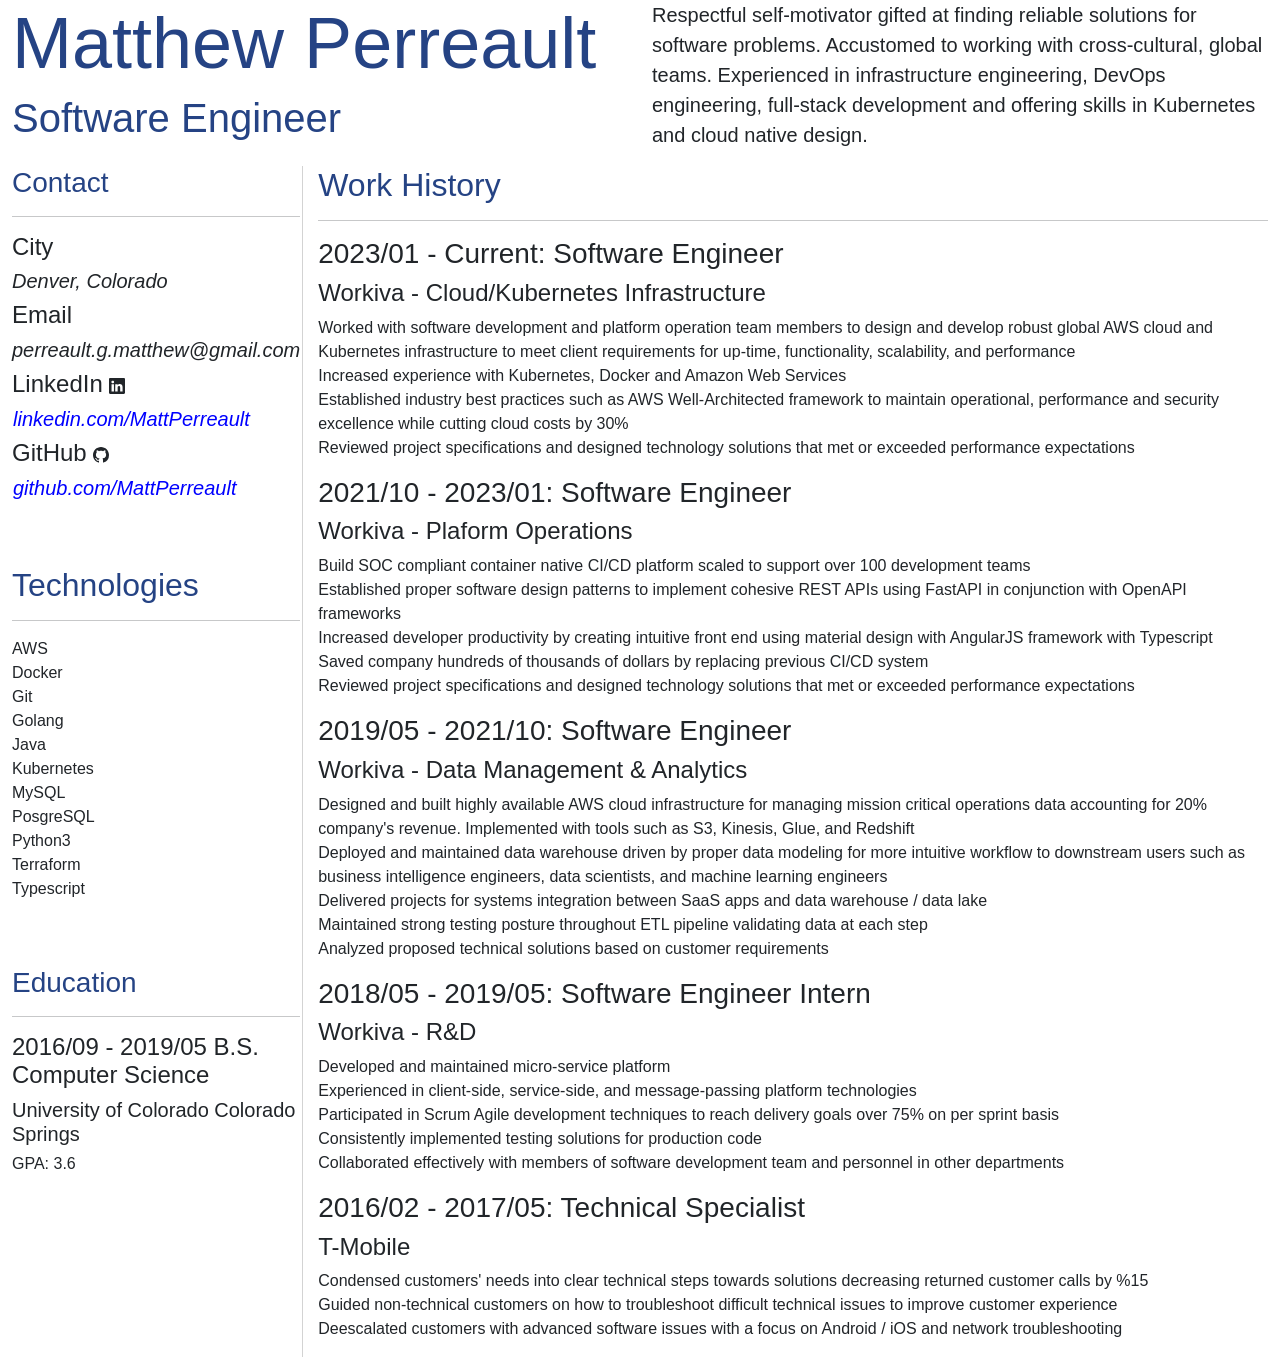
<file: index.html>
<!DOCTYPE html>
<html lang="en">

<head>
    <meta charset="UTF-8">
    <meta http-equiv="X-UA-Compatible" content="IE=edge">
    <meta name="viewport" content="width=device-width, initial-scale=1.0">
    <link href="https://cdn.jsdelivr.net/npm/bootstrap@5.3.0-alpha1/dist/css/bootstrap.min.css" rel="stylesheet"
        integrity="sha384-GLhlTQ8iRABdZLl6O3oVMWSktQOp6b7In1Zl3/Jr59b6EGGoI1aFkw7cmDA6j6gD" crossorigin="anonymous">
    <link rel="stylesheet" href="styles.css">
    <title>Cloud Hosted Resume</title>
</head>

<body class="container-fluid">
    <header>
        <div class="row">
            <div class="col-md-6 title">
                <h1 class="display-2">Matthew Perreault</h1>
                <h2 class="display-6">Software Engineer</h2>
            </div>
            <div class="col-md-6 title-blurb">
                <p class="lead">Respectful self-motivator gifted at finding reliable solutions for software problems.
                    Accustomed
                    to working with cross-cultural, global teams.
                    Experienced in infrastructure engineering, DevOps engineering, full-stack development and offering
                    skills in Kubernetes and cloud native design. </p>
            </div>
        </div>

    </header>
    <section class="row" id="main">
        <section class="col-md-4" id="side-info">
            <article id="contact">
                <p class="h3 " id="heading">Contact</p>
                <hr>
                <p class="h4">City</p>
                <p class="h5"><em>Denver, Colorado</em></p>
                <p class="h4">Email</p>
                <p class="h5"><em>perreault.g.matthew@gmail.com</em></h4>
                <p class="h4">LinkedIn <svg xmlns="http://www.w3.org/2000/svg" width="16" height="16" fill="currentColor" class="bi bi-linkedin" viewBox="0 0 16 16">
                    <path d="M0 1.146C0 .513.526 0 1.175 0h13.65C15.474 0 16 .513 16 1.146v13.708c0 .633-.526 1.146-1.175 1.146H1.175C.526 16 0 15.487 0 14.854V1.146zm4.943 12.248V6.169H2.542v7.225h2.401zm-1.2-8.212c.837 0 1.358-.554 1.358-1.248-.015-.709-.52-1.248-1.342-1.248-.822 0-1.359.54-1.359 1.248 0 .694.521 1.248 1.327 1.248h.016zm4.908 8.212V9.359c0-.216.016-.432.08-.586.173-.431.568-.878 1.232-.878.869 0 1.216.662 1.216 1.634v3.865h2.401V9.25c0-2.22-1.184-3.252-2.764-3.252-1.274 0-1.845.7-2.165 1.193v.025h-.016a5.54 5.54 0 0 1 .016-.025V6.169h-2.4c.03.678 0 7.225 0 7.225h2.4z"/>
                  </svg></p>
                <p class="h5"><a href=https://www.linkedin.com/in/matthew-perreault-softwaredev
                        target="_blank" /><em>linkedin.com/MattPerreault</em></a>
                </p>
                <p class="h4">GitHub <svg xmlns="http://www.w3.org/2000/svg" width="16" height="16" fill="currentColor" class="bi bi-github" viewBox="0 0 16 16">
                    <path d="M8 0C3.58 0 0 3.58 0 8c0 3.54 2.29 6.53 5.47 7.59.4.07.55-.17.55-.38 0-.19-.01-.82-.01-1.49-2.01.37-2.53-.49-2.69-.94-.09-.23-.48-.94-.82-1.13-.28-.15-.68-.52-.01-.53.63-.01 1.08.58 1.23.82.72 1.21 1.87.87 2.33.66.07-.52.28-.87.51-1.07-1.78-.2-3.64-.89-3.64-3.95 0-.87.31-1.59.82-2.15-.08-.2-.36-1.02.08-2.12 0 0 .67-.21 2.2.82.64-.18 1.32-.27 2-.27.68 0 1.36.09 2 .27 1.53-1.04 2.2-.82 2.2-.82.44 1.1.16 1.92.08 2.12.51.56.82 1.27.82 2.15 0 3.07-1.87 3.75-3.65 3.95.29.25.54.73.54 1.48 0 1.07-.01 1.93-.01 2.2 0 .21.15.46.55.38A8.012 8.012 0 0 0 16 8c0-4.42-3.58-8-8-8z"/>
                  </svg></p>
                <p class="h5"><a href=https://www.github.com/MattPerreault target="_blank"><em>github.com/MattPerreault</em></a></p>
            </article>
            <article id="tech">
                <h2>Technologies</h2>
                <hr>
                <ul class="list-unstyled">
                    <li>AWS</li>
                    <li>Docker</li>
                    <li>Git</li>
                    <li>Golang</li>
                    <li>Java</li>
                    <li>Kubernetes</li>
                    <li>MySQL</li>
                    <li>PosgreSQL</li>
                    <li>Python3</li>
                    <li>Terraform</li>
                    <li>Typescript</li>
                </ul>
            </article>
            <article id="education">
                <p class="h3" id="heading">Education</h2>
                <hr>
                <p class="h4">2016/09 - 2019/05 B.S. Computer Science</h3>
                <p class="h5">University of Colorado Colorado Springs</h4>
                <p class="h6">GPA: 3.6</p>
            </article>
        </section>
        <section class="col-md-8" id="work-section">
            <article id="work-history">
                <h2>Work History</h2>
                <hr>
                <h3>2023/01 - Current: Software Engineer</h3>
                <h4>Workiva - Cloud/Kubernetes Infrastructure</h4>
                <ul class="list-unstyled">
                    <li>Worked with software development and platform operation team members to design and develop
                        robust
                        global
                        AWS
                        cloud and Kubernetes infrastructure to meet client requirements for up-time, functionality,
                        scalability,
                        and
                        performance</li>
                    <li>Increased experience with Kubernetes, Docker and Amazon Web Services</li>
                    <li>Established industry best practices such as AWS Well-Architected framework to maintain
                        operational,
                        performance and security excellence while cutting cloud costs by 30%</li>
                    <li>Reviewed project specifications and designed technology solutions that met or exceeded
                        performance
                        expectations</li>
                </ul>

                <h3>2021/10 - 2023/01: Software Engineer</h3>
                <h4>Workiva - Plaform Operations</h4>
                <ul class="list-unstyled">
                    <li>Build SOC compliant container native CI/CD platform scaled to support over 100 development teams
                    </li>
                    <li>Established proper software design patterns to implement cohesive REST APIs using FastAPI in
                        conjunction
                        with OpenAPI frameworks</li>
                    <li>Increased developer productivity by creating intuitive front end using material design with
                        AngularJS
                        framework with Typescript</li>
                    <li>Saved company hundreds of thousands of dollars by replacing previous CI/CD system</li>
                    <li>Reviewed project specifications and designed technology solutions that met or exceeded
                        performance
                        expectations</li>
                </ul>

                <h3>2019/05 - 2021/10: Software Engineer</h3>
                <h4>Workiva - Data Management & Analytics</h4>
                <ul class="list-unstyled">
                    <li>Designed and built highly available AWS cloud infrastructure for managing mission critical
                        operations
                        data
                        accounting for 20% company's revenue. Implemented with tools such as S3, Kinesis, Glue, and
                        Redshift
                    </li>
                    <li>Deployed and maintained data warehouse driven by proper data modeling for more intuitive
                        workflow to
                        downstream users such as business intelligence engineers, data scientists, and machine learning
                        engineers
                    </li>
                    <li>Delivered projects for systems integration between SaaS apps and data warehouse / data lake</li>
                    <li>Maintained strong testing posture throughout ETL pipeline validating data at each step</li>
                    <li>Analyzed proposed technical solutions based on customer requirements</li>
                </ul>

                <h3>2018/05 - 2019/05: Software Engineer Intern</h3>
                <h4>Workiva - R&D</h4>
                <ul class="list-unstyled">
                    <li>Developed and maintained micro-service platform</li>
                    <li>Experienced in client-side, service-side, and message-passing platform technologies</li>
                    <li>Participated in Scrum Agile development techniques to reach delivery goals over 75% on per
                        sprint
                        basis
                    </li>
                    <li>Consistently implemented testing solutions for production code</li>
                    <li>Collaborated effectively with members of software development team and personnel in other
                        departments
                    </li>
                </ul>

                <h3>2016/02 - 2017/05: Technical Specialist</h3>
                <h4>T-Mobile</h4>
                <ul class="list-unstyled">
                    <li>Condensed customers' needs into clear technical steps towards solutions decreasing returned
                        customer
                        calls
                        by %15</li>
                    <li>Guided non-technical customers on how to troubleshoot difficult technical issues to improve
                        customer
                        experience</li>
                    <li>Deescalated customers with advanced software issues with a focus on Android / iOS and network
                        troubleshooting</li>
                </ul>
            </article>
        </section>

    </section>
</body>

</html>
</file>
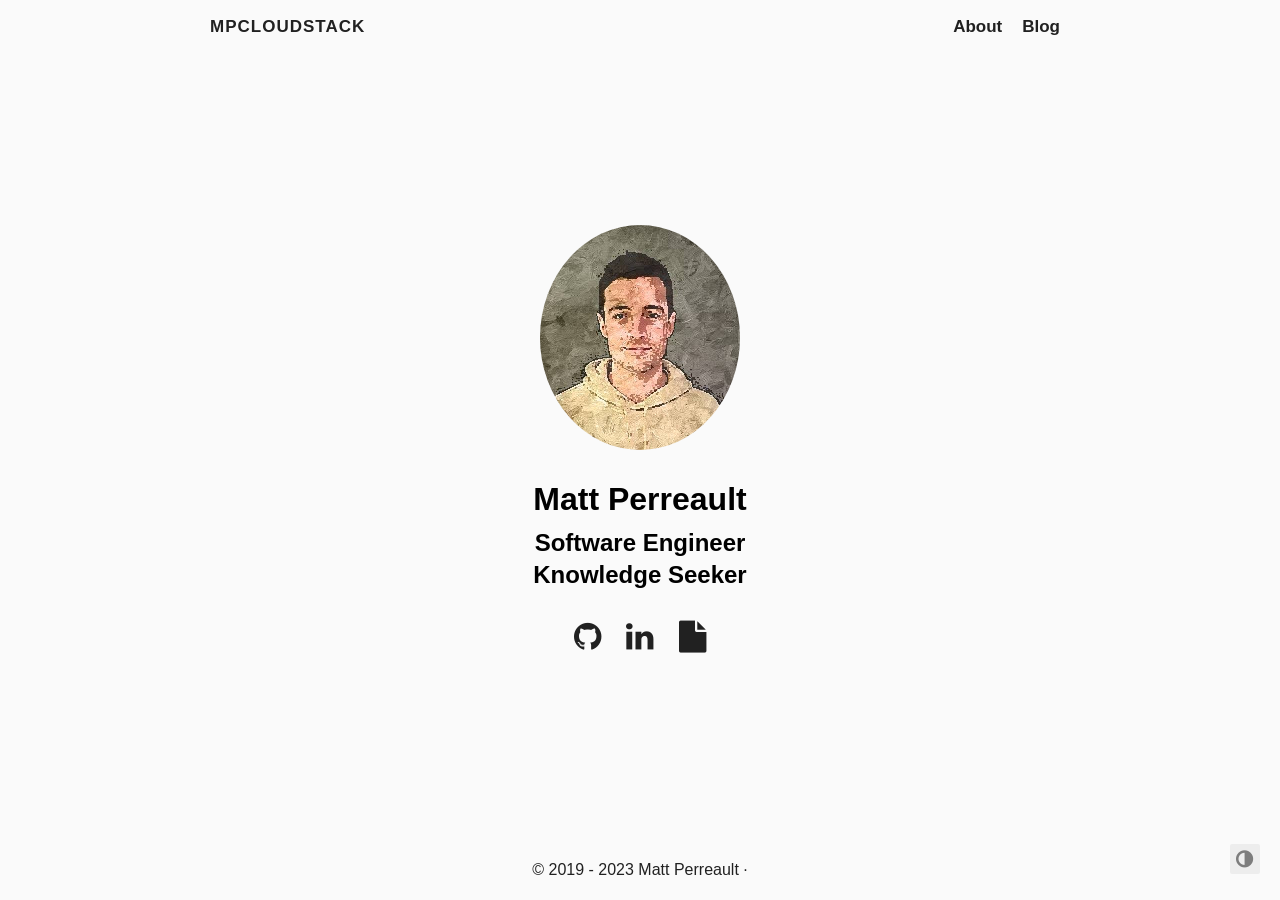
<file: frontend/public/index.html>
<!DOCTYPE html>
<html lang="en">

<head>
  <title>mpcloudstack</title>
  <meta charset="utf-8">
<meta name="viewport" content="width=device-width, initial-scale=1.0">
<meta name="color-scheme" content="light dark">




<meta name="author" content="Matt Perreault">
<meta name="description" content="Matt Perreault&#39;s cloud native website">
<meta name="keywords" content="blog,developer,personal">

<meta name="twitter:card" content="summary"/>
<meta name="twitter:title" content="mpcloudstack"/>
<meta name="twitter:description" content="Matt Perreault&#39;s cloud native website"/>

<meta property="og:title" content="mpcloudstack" />
<meta property="og:description" content="Matt Perreault&#39;s cloud native website" />
<meta property="og:type" content="website" />
<meta property="og:url" content="http://mpcloudstack.com/" />





<link rel="canonical" href="http://mpcloudstack.com/">


<link rel="preload" href="fonts/forkawesome-webfont.woff2?v=1.2.0" as="font" type="font/woff2" crossorigin>


  
  
  <link rel="stylesheet" href="css/coder.min.65236a6d834b26194eed04a2a3b45e44d9194ef9e620253705d4bef03bd7ef81.css" integrity="sha256-ZSNqbYNLJhlO7QSio7ReRNkZTvnmICU3BdS&#43;8DvX74E=" crossorigin="anonymous" media="screen" />






  
    
    
    <link rel="stylesheet" href="css/coder-dark.min.f6534b0b446b75d9b6ad77a97d43ede2ddaeff1b6e2361fb7198d6f8fcb7f83f.css" integrity="sha256-9lNLC0Rrddm2rXepfUPt4t2u/xtuI2H7cZjW&#43;Py3&#43;D8=" crossorigin="anonymous" media="screen" />
  



 




<link rel="icon" type="image/png" href="images/favicon-32x32.png" sizes="32x32">
<link rel="icon" type="image/png" href="images/favicon-16x16.png" sizes="16x16">

<link rel="apple-touch-icon" href="images/apple-touch-icon.png">
<link rel="apple-touch-icon" sizes="180x180" href="images/apple-touch-icon.png">

<link rel="manifest" href="site.webmanifest">
<link rel="mask-icon" href="images/safari-pinned-tab.svg" color="#5bbad5">


<link rel="alternate" type="application/rss+xml" href="index.xml" title="mpcloudstack" />


<meta name="generator" content="Hugo 0.92.2" />





</head>






<body class="preload-transitions colorscheme-auto">
  
<div class="float-container">
    <a id="dark-mode-toggle" class="colorscheme-toggle">
        <i class="fa fa-adjust fa-fw" aria-hidden="true"></i>
    </a>
</div>


  <main class="wrapper">
    <nav class="navigation">
  <section class="container">
    <a class="navigation-title" href="/">
      mpcloudstack
    </a>
    
      <input type="checkbox" id="menu-toggle" />
      <label class="menu-button float-right" for="menu-toggle">
        <i class="fa fa-bars fa-fw" aria-hidden="true"></i>
      </label>
      <ul class="navigation-list">
        
          
            <li class="navigation-item">
              <a class="navigation-link" href="http://mpcloudstack.com/about/">About</a>
            </li>
          
            <li class="navigation-item">
              <a class="navigation-link" href="http://mpcloudstack.com/posts/">Blog</a>
            </li>
          
        
        
      </ul>
    
  </section>
</nav>


    <div class="content">
      
  <section class="container centered">
  <div class="about">
    
  
    <div class="avatar"><img src="images/avatar.jpg" alt="avatar"></div>
  




    <h1>Matt Perreault</h1>

<h2>Software Engineer<br>Knowledge Seeker<br></h2>



    
<ul>
  
    
      <li>
        <a href="https://github.com/MattPerreault/" aria-label="Github"   >
          <i class="fa fa-2x fa-github" aria-hidden="true"></i>
        </a>
      </li>
    
  
    
      <li>
        <a href="https://www.linkedin.com/in/matthew-perreault-softwaredev" aria-label="LinkedIn"   >
          <i class="fa fa-2x fa-linkedin" aria-hidden="true"></i>
        </a>
      </li>



      <li>
        <a href="images/Matthew_Perreault_Resume.pdf" download="Matthew_Perreault_Resume.pdf" title="resume">
          <i class="fa fa-2x fa-file" aria-hidden="true"></i>
        </a>
      </li>
    
  
</ul>

  </div>

  

</section>


    </div>

    <footer class="footer">
  <section class="container">
    ©
    
      2019 -
    
    2023
     Matt Perreault 
    ·
  </section>
</footer>

  </main>

  

  
  
  <script src="js/coder.min.369d90111ae4409b4e51de5efd23a46b92663fcc82dc9a0efde7f70bffc3f949.js" integrity="sha256-Np2QERrkQJtOUd5e/SOka5JmP8yC3JoO/ef3C//D&#43;Uk="></script>
  

  

  


  

  

  

  

  

  

  

  

  

  

  

  
</body>

</html>
</file>
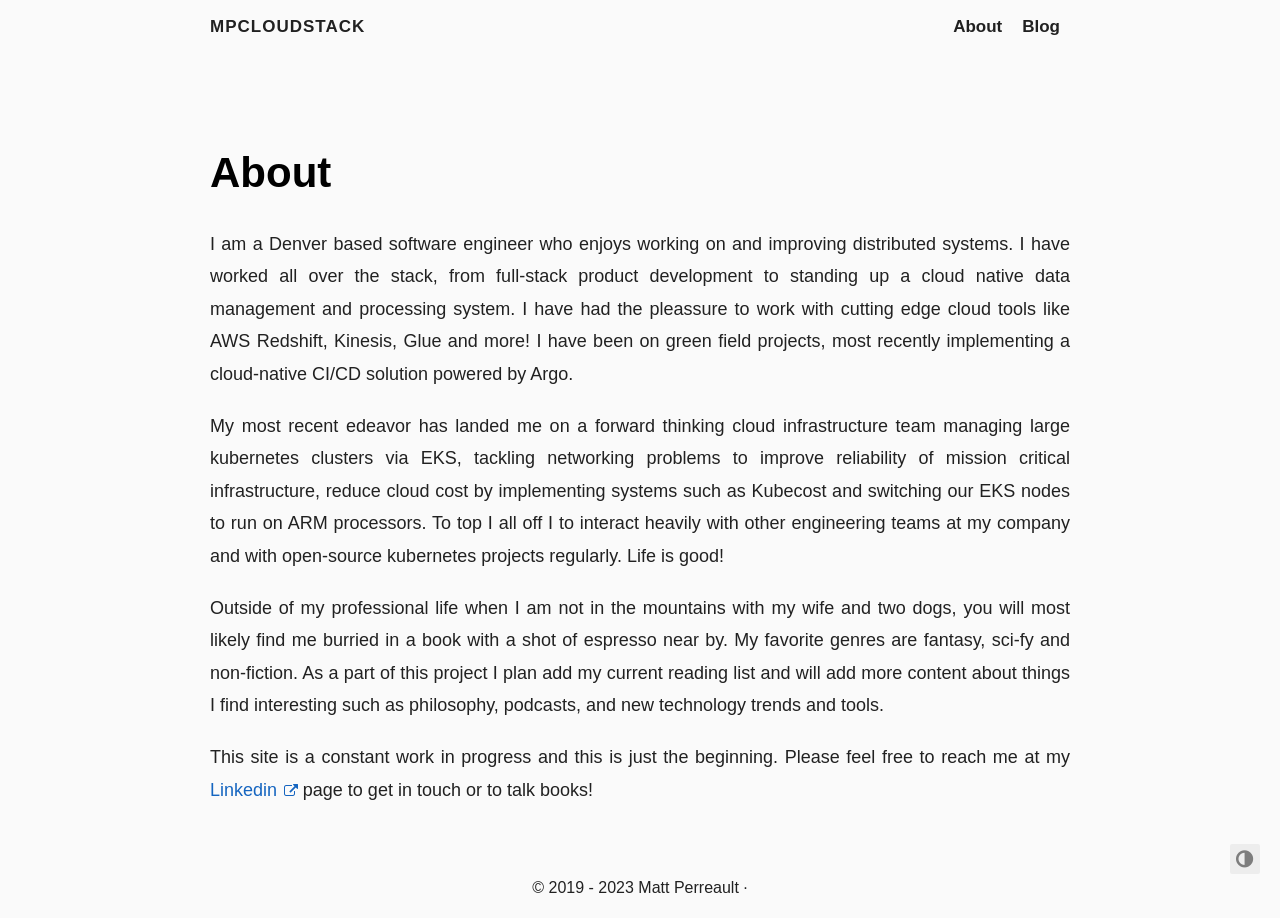
<file: frontend/public/about/index.html>
<!DOCTYPE html>
<html lang="en">

<head>
  <title>
  About · mpcloudstack
</title>
  <meta charset="utf-8">
<meta name="viewport" content="width=device-width, initial-scale=1.0">
<meta name="color-scheme" content="light dark">




<meta name="author" content="Matt Perreault">
<meta name="description" content="A little about myself.">
<meta name="keywords" content="blog,developer,personal">

<meta name="twitter:card" content="summary"/>
<meta name="twitter:title" content="About"/>
<meta name="twitter:description" content="A little about myself."/>

<meta property="og:title" content="About" />
<meta property="og:description" content="A little about myself." />
<meta property="og:type" content="article" />
<meta property="og:url" content="https://mpcloudstack.com/about/" /><meta property="article:section" content="" />
<meta property="article:published_time" content="2023-03-06T00:00:00+00:00" />
<meta property="article:modified_time" content="2023-03-06T00:00:00+00:00" />





<link rel="canonical" href="httmp://mpcloudstack.com/about/">


<link rel="preload" href="../fonts/forkawesome-webfont.woff2?v=1.2.0" as="font" type="font/woff2" crossorigin>


  
  
  <link rel="stylesheet" href="../css/coder.min.65236a6d834b26194eed04a2a3b45e44d9194ef9e620253705d4bef03bd7ef81.css" integrity="sha256-ZSNqbYNLJhlO7QSio7ReRNkZTvnmICU3BdS&#43;8DvX74E=" crossorigin="anonymous" media="screen" />






  
    
    
    <link rel="stylesheet" href="../css/coder-dark.min.f6534b0b446b75d9b6ad77a97d43ede2ddaeff1b6e2361fb7198d6f8fcb7f83f.css" integrity="sha256-9lNLC0Rrddm2rXepfUPt4t2u/xtuI2H7cZjW&#43;Py3&#43;D8=" crossorigin="anonymous" media="screen" />
  



 




<link rel="icon" type="image/png" href="../images/favicon-32x32.png" sizes="32x32">
<link rel="icon" type="image/png" href="../images/favicon-16x16.png" sizes="16x16">

<link rel="apple-touch-icon" href="../images/apple-touch-icon.png">
<link rel="apple-touch-icon" sizes="180x180" href="images/apple-touch-icon.png">

<link rel="manifest" href="site.webmanifest">
<link rel="mask-icon" href="images/safari-pinned-tab.svg" color="#5bbad5">









</head>






<body class="preload-transitions colorscheme-auto">
  
<div class="float-container">
    <a id="dark-mode-toggle" class="colorscheme-toggle">
        <i class="fa fa-adjust fa-fw" aria-hidden="true"></i>
    </a>
</div>


  <main class="wrapper">
    <nav class="navigation">
  <section class="container">
    <a class="navigation-title" href="/">
      mpcloudstack
    </a>
    
      <input type="checkbox" id="menu-toggle" />
      <label class="menu-button float-right" for="menu-toggle">
        <i class="fa fa-bars fa-fw" aria-hidden="true"></i>
      </label>
      <ul class="navigation-list">
        
          
            <li class="navigation-item">
              <a class="navigation-link" href="http://mpcloudstack.com/about/">About</a>
            </li>
          
            <li class="navigation-item">
              <a class="navigation-link" href="http://mpcloudstack.com/posts/">Blog</a>
            </li>
          
        
        
      </ul>
    
  </section>
</nav>


    <div class="content">
      
  <section class="container page">
  <article>
    <header>
      <h1 class="title">
        <a class="title-link" href="http://mpcloudstack.com/about/">
          About
        </a>
      </h1>
    </header>

    <p>I am a Denver based software engineer who enjoys working on and improving distributed systems. I have worked all over the stack, from full-stack product development to  standing up a cloud native data management and processing system. I have had the pleassure to work with cutting edge cloud tools like AWS Redshift, Kinesis, Glue and more! I have been on green field projects, most recently implementing a cloud-native CI/CD solution powered by Argo.</p>
<p>My most recent edeavor has landed me on a forward thinking cloud infrastructure team managing large kubernetes clusters via EKS, tackling networking problems to improve reliability of mission critical infrastructure, reduce cloud cost by implementing systems such as Kubecost and switching our EKS nodes to run on ARM processors. To top I all off I to interact heavily with other engineering teams at my company and with open-source kubernetes projects regularly. Life is good!</p>
<p>Outside of my professional life when I am not in the mountains with my wife and two dogs, you will most likely find me burried in a book with a shot of espresso near by. My favorite genres are fantasy, sci-fy and non-fiction. As a part of this project I plan add my current reading list and will add more content about things I find interesting such as philosophy, podcasts, and new technology trends and tools.</p>
<p>This site is a constant work in progress and this is just the beginning. Please feel free to reach me at my <a href="https://www.linkedin.com/in/matthew-perreault-softwaredev/"  class="external-link" target="_blank" rel="noopener">Linkedin</a> page to get in touch or to talk books!</p>

  </article>
</section>

  

    </div>

    <footer class="footer">
  <section class="container">
    ©
    
      2019 -
    
    2023
     Matt Perreault 
    ·
  </section>
</footer>

  </main>

  

  
  
  <script src="../js/coder.min.369d90111ae4409b4e51de5efd23a46b92663fcc82dc9a0efde7f70bffc3f949.js" integrity="sha256-Np2QERrkQJtOUd5e/SOka5JmP8yC3JoO/ef3C//D&#43;Uk="></script>
  

  

  


  

  

  

  

  

  

  

  

  

  

  

  
</body>

</html>
</file>
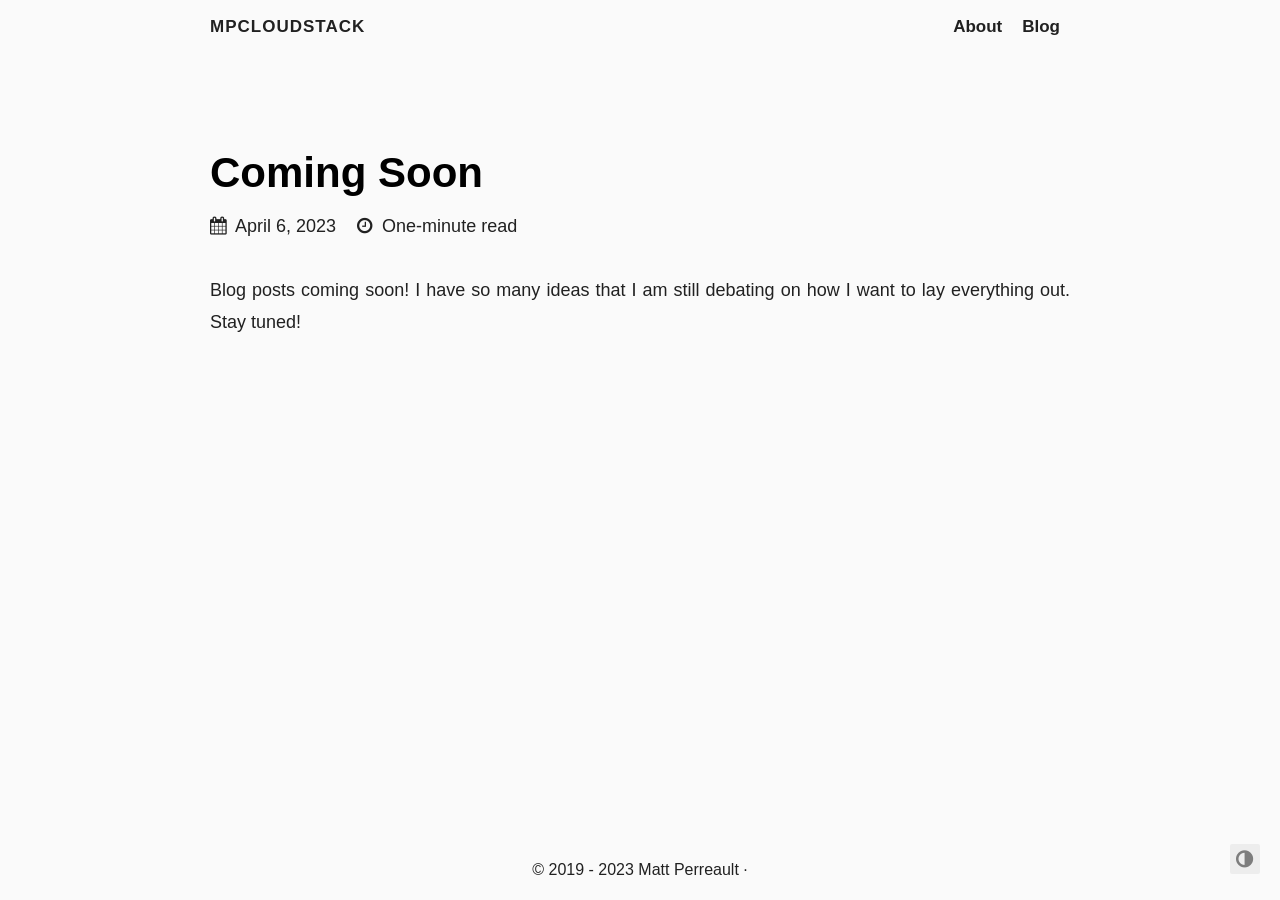
<file: frontend/public/posts/coming-soon/index.html>
<!DOCTYPE html>
<html lang="en">

<head>
  <title>
  Coming Soon · mpcloudstack
</title>
  <meta charset="utf-8">
<meta name="viewport" content="width=device-width, initial-scale=1.0">
<meta name="color-scheme" content="light dark">




<meta name="author" content="Matt Perreault">
<meta name="description" content="Blog will be coming soon!">
<meta name="keywords" content="blog,developer,personal">

<meta name="twitter:card" content="summary"/>
<meta name="twitter:title" content="Coming Soon"/>
<meta name="twitter:description" content="Blog will be coming soon!"/>

<meta property="og:title" content="Coming Soon" />
<meta property="og:description" content="Blog will be coming soon!" />
<meta property="og:type" content="article" />
<meta property="og:url" content="http://mpcloudstack.com/posts/coming-soon/" /><meta property="article:section" content="posts" />
<meta property="article:published_time" content="2023-04-06T00:00:00+00:00" />
<meta property="article:modified_time" content="2023-04-06T00:00:00+00:00" />





<link rel="canonical" href="http://mpcloudstack.com/posts/coming-soon/">


<link rel="preload" href="../../fonts/forkawesome-webfont.woff2?v=1.2.0" as="font" type="font/woff2" crossorigin>


  
  
  <link rel="stylesheet" href="../../css/coder.min.65236a6d834b26194eed04a2a3b45e44d9194ef9e620253705d4bef03bd7ef81.css" integrity="sha256-ZSNqbYNLJhlO7QSio7ReRNkZTvnmICU3BdS&#43;8DvX74E=" crossorigin="anonymous" media="screen" />






  
    
    
    <link rel="stylesheet" href="../../css/coder-dark.min.f6534b0b446b75d9b6ad77a97d43ede2ddaeff1b6e2361fb7198d6f8fcb7f83f.css" integrity="sha256-9lNLC0Rrddm2rXepfUPt4t2u/xtuI2H7cZjW&#43;Py3&#43;D8=" crossorigin="anonymous" media="screen" />
  



 




<link rel="icon" type="image/png" href="../../images/favicon-32x32.png" sizes="32x32">
<link rel="icon" type="image/png" href="../../images/favicon-16x16.png" sizes="16x16">

<link rel="apple-touch-icon" href="../../images/apple-touch-icon.png">
<link rel="apple-touch-icon" sizes="180x180" href="../../images/apple-touch-icon.png">

<link rel="manifest" href="site.webmanifest">
<link rel="mask-icon" href="images/safari-pinned-tab.svg" color="#5bbad5">









</head>






<body class="preload-transitions colorscheme-auto">
  
<div class="float-container">
    <a id="dark-mode-toggle" class="colorscheme-toggle">
        <i class="fa fa-adjust fa-fw" aria-hidden="true"></i>
    </a>
</div>


  <main class="wrapper">
    <nav class="navigation">
  <section class="container">
    <a class="navigation-title" href="/">
      mpcloudstack
    </a>
    
      <input type="checkbox" id="menu-toggle" />
      <label class="menu-button float-right" for="menu-toggle">
        <i class="fa fa-bars fa-fw" aria-hidden="true"></i>
      </label>
      <ul class="navigation-list">
        
          
            <li class="navigation-item">
              <a class="navigation-link" href="http://mpcloudstack.com/about/">About</a>
            </li>
          
            <li class="navigation-item">
              <a class="navigation-link" href="http://mpcloudstack.com/posts/">Blog</a>
            </li>
          
        
        
      </ul>
    
  </section>
</nav>


    <div class="content">
      
  <section class="container post">
    <article>
      <header>
        <div class="post-title">
          <h1 class="title">
            <a class="title-link" href="http://mpcloudstack.com/posts/coming-soon/">
              Coming Soon
            </a>
          </h1>
        </div>
        <div class="post-meta">
          <div class="date">
            <span class="posted-on">
              <i class="fa fa-calendar" aria-hidden="true"></i>
              <time datetime="2023-04-06T00:00:00Z">
                April 6, 2023
              </time>
            </span>
            <span class="reading-time">
              <i class="fa fa-clock-o" aria-hidden="true"></i>
              One-minute read
            </span>
          </div>
          
          
          
        </div>
      </header>

      <div class="post-content">
        
        <p>Blog posts coming soon! I have so many ideas that I am still debating on how I want to lay everything out. Stay tuned!</p>

      </div>


      <footer>
        


        
        
        
        
      </footer>
    </article>

    
  </section>

    </div>

    <footer class="footer">
  <section class="container">
    ©
    
      2019 -
    
    2023
     Matt Perreault 
    ·
  </section>
</footer>

  </main>

  

  
  
  <script src="../../js/coder.min.369d90111ae4409b4e51de5efd23a46b92663fcc82dc9a0efde7f70bffc3f949.js" integrity="sha256-Np2QERrkQJtOUd5e/SOka5JmP8yC3JoO/ef3C//D&#43;Uk="></script>
  

  

  


  

  

  

  

  

  

  

  

  

  

  

  
</body>

</html>
</file>
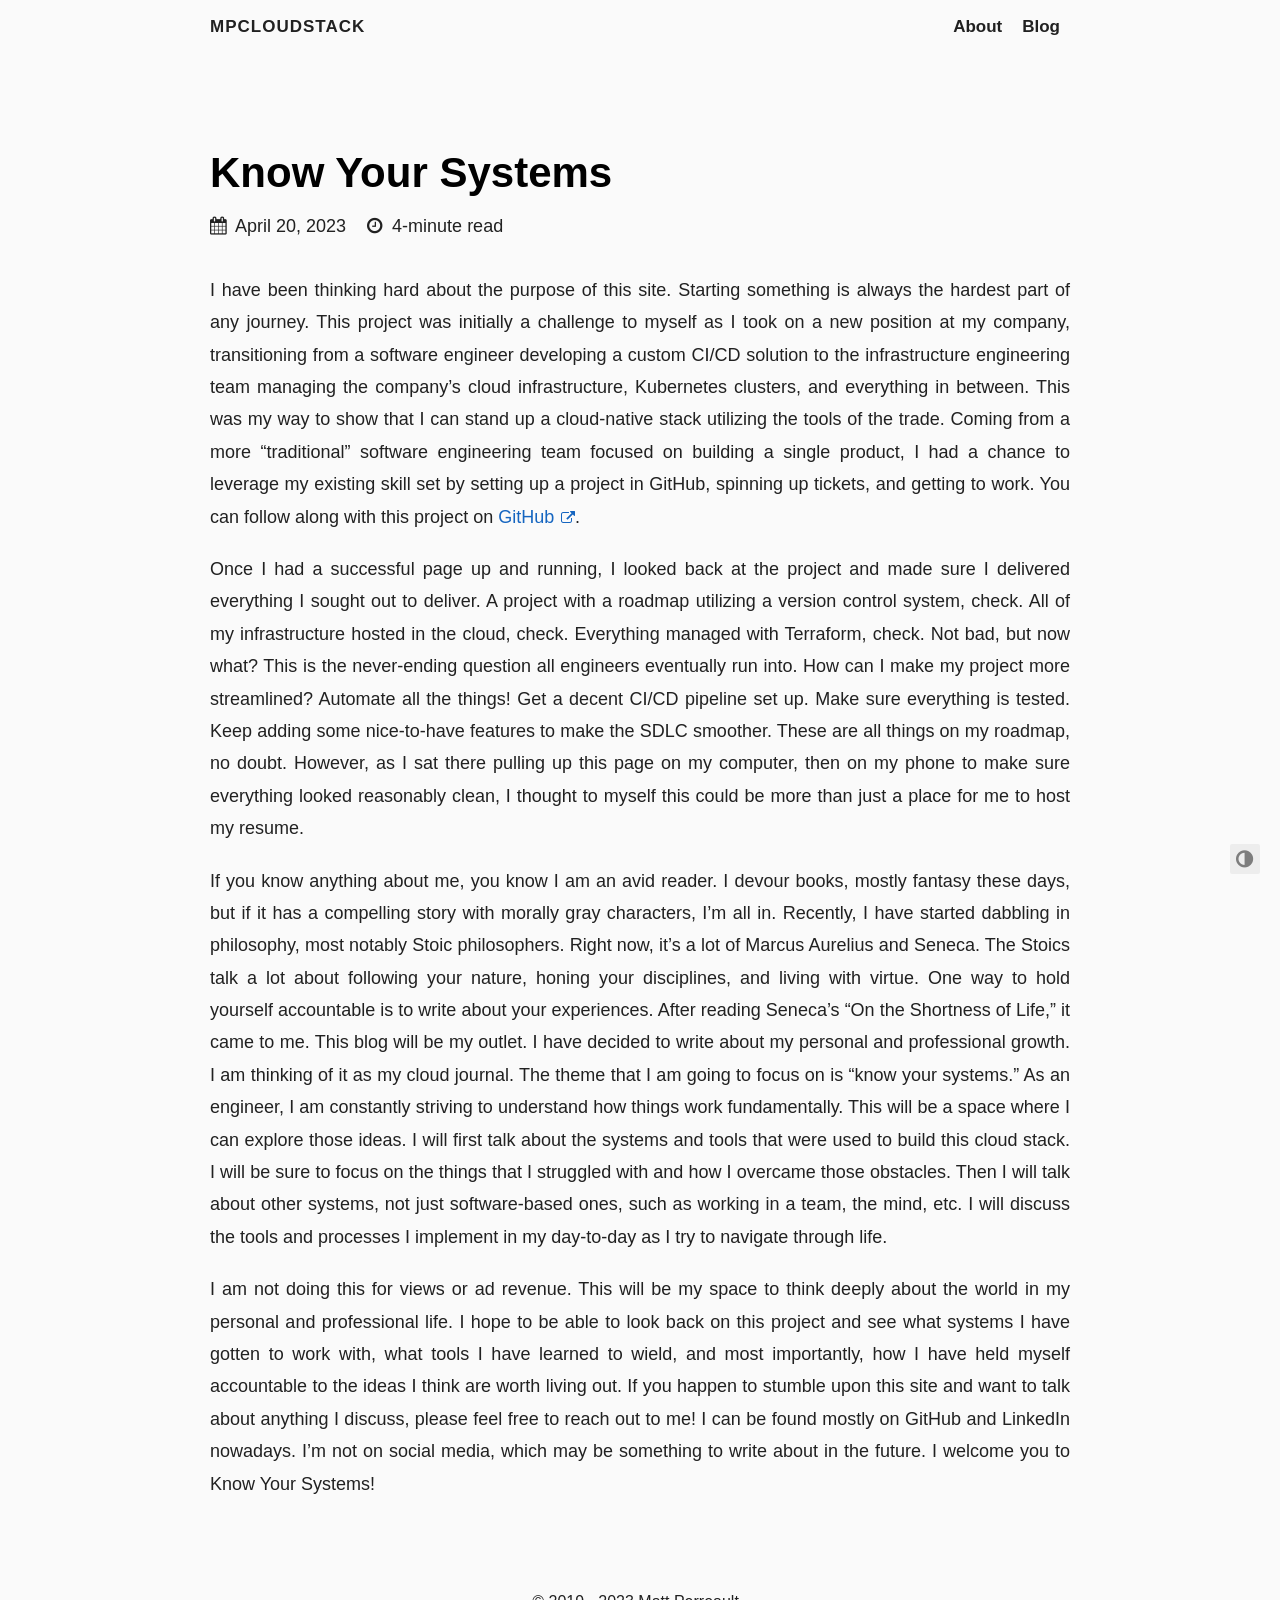
<file: frontend/public/posts/know-your-systems/index.html>
<!DOCTYPE html>
<html lang="en">

<head>
  <title>
  Know Your Systems · mpcloudstack
</title>
  <meta charset="utf-8">
<meta name="viewport" content="width=device-width, initial-scale=1.0">
<meta name="color-scheme" content="light dark">




<meta name="author" content="Matt Perreault">
<meta name="description" content="Mission statement for this blog">
<meta name="keywords" content="blog,developer,personal">

<meta name="twitter:card" content="summary"/>
<meta name="twitter:title" content="Know Your Systems"/>
<meta name="twitter:description" content="Mission statement for this blog"/>

<meta property="og:title" content="Know Your Systems" />
<meta property="og:description" content="Mission statement for this blog" />
<meta property="og:type" content="article" />
<meta property="og:url" content="http://mpcloudstack.com/posts/know-your-systems/" /><meta property="article:section" content="posts" />
<meta property="article:published_time" content="2023-04-20T00:00:00+00:00" />
<meta property="article:modified_time" content="2023-04-20T00:00:00+00:00" />





<link rel="canonical" href="http://mpcloudstack.com/posts/know-your-systems/">


<link rel="preload" href="../../fonts/forkawesome-webfont.woff2?v=1.2.0" as="font" type="font/woff2" crossorigin>


  
  
  <link rel="stylesheet" href="../../css/coder.min.65236a6d834b26194eed04a2a3b45e44d9194ef9e620253705d4bef03bd7ef81.css" integrity="sha256-ZSNqbYNLJhlO7QSio7ReRNkZTvnmICU3BdS&#43;8DvX74E=" crossorigin="anonymous" media="screen" />






  
    
    
    <link rel="stylesheet" href="../../css/coder-dark.min.f6534b0b446b75d9b6ad77a97d43ede2ddaeff1b6e2361fb7198d6f8fcb7f83f.css" integrity="sha256-9lNLC0Rrddm2rXepfUPt4t2u/xtuI2H7cZjW&#43;Py3&#43;D8=" crossorigin="anonymous" media="screen" />
  



 




<link rel="icon" type="image/png" href="../../images/favicon-32x32.png" sizes="32x32">
<link rel="icon" type="image/png" href="../../images/favicon-16x16.png" sizes="16x16">

<link rel="apple-touch-icon" href="../../images/apple-touch-icon.png">
<link rel="apple-touch-icon" sizes="180x180" href="../../images/apple-touch-icon.png">

<link rel="manifest" href="/site.webmanifest">
<link rel="mask-icon" href="/images/safari-pinned-tab.svg" color="#5bbad5">









</head>






<body class="preload-transitions colorscheme-auto">
  
<div class="float-container">
    <a id="dark-mode-toggle" class="colorscheme-toggle">
        <i class="fa fa-adjust fa-fw" aria-hidden="true"></i>
    </a>
</div>


  <main class="wrapper">
    <nav class="navigation">
  <section class="container">
    <a class="navigation-title" href="/">
      mpcloudstack
    </a>
    
      <input type="checkbox" id="menu-toggle" />
      <label class="menu-button float-right" for="menu-toggle">
        <i class="fa fa-bars fa-fw" aria-hidden="true"></i>
      </label>
      <ul class="navigation-list">
        
          
            <li class="navigation-item">
              <a class="navigation-link" href="http://mpcloudstack.com/about/">About</a>
            </li>
          
            <li class="navigation-item">
              <a class="navigation-link" href="http://mpcloudstack.com/posts/">Blog</a>
            </li>
          
        
        
      </ul>
    
  </section>
</nav>


    <div class="content">
      
  <section class="container post">
    <article>
      <header>
        <div class="post-title">
          <h1 class="title">
            <a class="title-link" href="http://mpcloudstack.com/posts/know-your-systems/">
              Know Your Systems
            </a>
          </h1>
        </div>
        <div class="post-meta">
          <div class="date">
            <span class="posted-on">
              <i class="fa fa-calendar" aria-hidden="true"></i>
              <time datetime="2023-04-20T00:00:00Z">
                April 20, 2023
              </time>
            </span>
            <span class="reading-time">
              <i class="fa fa-clock-o" aria-hidden="true"></i>
              4-minute read
            </span>
          </div>
          
          
          
        </div>
      </header>

      <div class="post-content">
        
        <p>I have been thinking hard about the purpose of this site. Starting something is always the hardest part of any journey. This project was initially a challenge to myself as I took on a new position at my company, transitioning from a software engineer developing a custom CI/CD solution to the infrastructure engineering team managing the company&rsquo;s cloud infrastructure, Kubernetes clusters, and everything in between. This was my way to show that I can stand up a cloud-native stack utilizing the tools of the trade. Coming from a more &ldquo;traditional&rdquo; software engineering team focused on building a single product, I had a chance to leverage my existing skill set by setting up a project in GitHub, spinning up tickets, and getting to work. You can follow along with this project on <a href="https://github.com/MattPerreault/cloud_profile"  class="external-link" target="_blank" rel="noopener">GitHub</a>.</p>
<p>Once I had a successful page up and running, I looked back at the project and made sure I delivered everything I sought out to deliver. A project with a roadmap utilizing a version control system, check. All of my infrastructure hosted in the cloud, check. Everything managed with Terraform, check. Not bad, but now what? This is the never-ending question all engineers eventually run into. How can I make my project more streamlined? Automate all the things! Get a decent CI/CD pipeline set up. Make sure everything is tested. Keep adding some nice-to-have features to make the SDLC smoother. These are all things on my roadmap, no doubt. However, as I sat there pulling up this page on my computer, then on my phone to make sure everything looked reasonably clean, I thought to myself this could be more than just a place for me to host my resume.</p>
<p>If you know anything about me, you know I am an avid reader. I devour books, mostly fantasy these days, but if it has a compelling story with morally gray characters, I&rsquo;m all in. Recently, I have started dabbling in philosophy, most notably Stoic philosophers. Right now, it&rsquo;s a lot of Marcus Aurelius and Seneca. The Stoics talk a lot about following your nature, honing your disciplines, and living with virtue. One way to hold yourself accountable is to write about your experiences. After reading Seneca&rsquo;s &ldquo;On the Shortness of Life,&rdquo; it came to me. This blog will be my outlet. I have decided to write about my personal and professional growth. I am thinking of it as my cloud journal. The theme that I am going to focus on is &ldquo;know your systems.&rdquo; As an engineer, I am constantly striving to understand how things work fundamentally. This will be a space where I can explore those ideas. I will first talk about the systems and tools that were used to build this cloud stack. I will be sure to focus on the things that I struggled with and how I overcame those obstacles. Then I will talk about other systems, not just software-based ones, such as working in a team, the mind, etc. I will discuss the tools and processes I implement in my day-to-day as I try to navigate through life.</p>
<p>I am not doing this for views or ad revenue. This will be my space to think deeply about the world in my personal and professional life. I hope to be able to look back on this project and see what systems I have gotten to work with, what tools I have learned to wield, and most importantly, how I have held myself accountable to the ideas I think are worth living out. If you happen to stumble upon this site and want to talk about anything I discuss, please feel free to reach out to me! I can be found mostly on GitHub and LinkedIn nowadays. I&rsquo;m not on social media, which may be something to write about in the future. I welcome you to Know Your Systems!</p>

      </div>


      <footer>
        


        
        
        
        
      </footer>
    </article>

    
  </section>

    </div>

    <footer class="footer">
  <section class="container">
    ©
    
      2019 -
    
    2023
     Matt Perreault 
    ·
  </section>
</footer>

  </main>

  

  
  
  <script src="../../js/coder.min.369d90111ae4409b4e51de5efd23a46b92663fcc82dc9a0efde7f70bffc3f949.js" integrity="sha256-Np2QERrkQJtOUd5e/SOka5JmP8yC3JoO/ef3C//D&#43;Uk="></script>
  

  

  


  

  

  

  

  

  

  

  

  

  

  

  
</body>

</html>
</file>
<file: styles.css>
body {
    font-family: "PT Sans", Calibri, Tahoma, sans-serif;
}

h1,
h2,
#heading {
    color: #254384;
}

header {
    display: flex;
    flex-direction: column;
    justify-content: center;
    border: 5px black;
}

a {
    outline: none;
    text-decoration: none;
    padding: 2px 1px 0;
}

a:link {
    color: blue;
}

a:focus,
a:hover {
    color: purple;
}

#work-section {
    display: flex;
    padding-left: 15px;
    flex-grow: 1;
}

#side-info {
    display: flex;
    flex-direction: column;
    align-items: inherit;
    flex: 1;
    border-right: lightgray thin solid;
    padding-right: 2px;
}

#contact {
    flex-grow: 1;
    max-height: 400px;
}

#contact h3 {
    margin-bottom: 0;
}

#contact h4 {
    margin-top: 0;
}

#education {
    flex-grow: 1;
    max-height: 400px;
}

#tech {
    flex-grow: 1;
    max-height: 400px;
}
</file>
<file: frontend/public/css/coder-dark.min.f6534b0b446b75d9b6ad77a97d43ede2ddaeff1b6e2361fb7198d6f8fcb7f83f.css>
body.colorscheme-dark{color:#dadada;background-color:#212121}body.colorscheme-dark a{color:#42a5f5}body.colorscheme-dark h1,body.colorscheme-dark h2,body.colorscheme-dark h3,body.colorscheme-dark h4,body.colorscheme-dark h5,body.colorscheme-dark h6{color:#dadada}body.colorscheme-dark h1:hover .heading-link,body.colorscheme-dark h2:hover .heading-link,body.colorscheme-dark h3:hover .heading-link,body.colorscheme-dark h4:hover .heading-link,body.colorscheme-dark h5:hover .heading-link,body.colorscheme-dark h6:hover .heading-link{visibility:visible}body.colorscheme-dark h1 .heading-link,body.colorscheme-dark h2 .heading-link,body.colorscheme-dark h3 .heading-link,body.colorscheme-dark h4 .heading-link,body.colorscheme-dark h5 .heading-link,body.colorscheme-dark h6 .heading-link{color:#42a5f5;font-weight:inherit;text-decoration:none;font-size:80%;visibility:hidden}body.colorscheme-dark h1 .title-link,body.colorscheme-dark h2 .title-link,body.colorscheme-dark h3 .title-link,body.colorscheme-dark h4 .title-link,body.colorscheme-dark h5 .title-link,body.colorscheme-dark h6 .title-link{color:inherit;font-weight:inherit;text-decoration:none}body.colorscheme-dark blockquote{border-left:2px solid #424242}body.colorscheme-dark th,body.colorscheme-dark td{padding:1.6rem}body.colorscheme-dark table{border-collapse:collapse}body.colorscheme-dark table td,body.colorscheme-dark table th{border:2px solid #dadada}body.colorscheme-dark table tr:first-child th{border-top:0}body.colorscheme-dark table tr:last-child td{border-bottom:0}body.colorscheme-dark table tr td:first-child,body.colorscheme-dark table tr th:first-child{border-left:0}body.colorscheme-dark table tr td:last-child,body.colorscheme-dark table tr th:last-child{border-right:0}@media(prefers-color-scheme:dark){body.colorscheme-auto{color:#dadada;background-color:#212121}body.colorscheme-auto a{color:#42a5f5}body.colorscheme-auto h1,body.colorscheme-auto h2,body.colorscheme-auto h3,body.colorscheme-auto h4,body.colorscheme-auto h5,body.colorscheme-auto h6{color:#dadada}body.colorscheme-auto h1:hover .heading-link,body.colorscheme-auto h2:hover .heading-link,body.colorscheme-auto h3:hover .heading-link,body.colorscheme-auto h4:hover .heading-link,body.colorscheme-auto h5:hover .heading-link,body.colorscheme-auto h6:hover .heading-link{visibility:visible}body.colorscheme-auto h1 .heading-link,body.colorscheme-auto h2 .heading-link,body.colorscheme-auto h3 .heading-link,body.colorscheme-auto h4 .heading-link,body.colorscheme-auto h5 .heading-link,body.colorscheme-auto h6 .heading-link{color:#42a5f5;font-weight:inherit;text-decoration:none;font-size:80%;visibility:hidden}body.colorscheme-auto h1 .title-link,body.colorscheme-auto h2 .title-link,body.colorscheme-auto h3 .title-link,body.colorscheme-auto h4 .title-link,body.colorscheme-auto h5 .title-link,body.colorscheme-auto h6 .title-link{color:inherit;font-weight:inherit;text-decoration:none}body.colorscheme-auto blockquote{border-left:2px solid #424242}body.colorscheme-auto th,body.colorscheme-auto td{padding:1.6rem}body.colorscheme-auto table{border-collapse:collapse}body.colorscheme-auto table td,body.colorscheme-auto table th{border:2px solid #dadada}body.colorscheme-auto table tr:first-child th{border-top:0}body.colorscheme-auto table tr:last-child td{border-bottom:0}body.colorscheme-auto table tr td:first-child,body.colorscheme-auto table tr th:first-child{border-left:0}body.colorscheme-auto table tr td:last-child,body.colorscheme-auto table tr th:last-child{border-right:0}}body.colorscheme-dark .content .post .tags .tag{background-color:#424242}body.colorscheme-dark .content .post .tags .tag a{color:#dadada}body.colorscheme-dark .content .post .tags .tag a:active{color:#dadada}body.colorscheme-dark .content .list ul li .title{color:#dadada}body.colorscheme-dark .content .list ul li .title:hover,body.colorscheme-dark .content .list ul li .title:focus{color:#42a5f5}body.colorscheme-dark .content .centered .about ul li a{color:#dadada}body.colorscheme-dark .content .centered .about ul li a:hover,body.colorscheme-dark .content .centered .about ul li a:focus{color:#42a5f5}@media(prefers-color-scheme:dark){body.colorscheme-auto .content .post .tags .tag{background-color:#424242}body.colorscheme-auto .content .post .tags .tag a{color:#dadada}body.colorscheme-auto .content .post .tags .tag a:active{color:#dadada}body.colorscheme-auto .content .list ul li .title{color:#dadada}body.colorscheme-auto .content .list ul li .title:hover,body.colorscheme-auto .content .list ul li .title:focus{color:#42a5f5}body.colorscheme-auto .content .centered .about ul li a{color:#dadada}body.colorscheme-auto .content .centered .about ul li a:hover,body.colorscheme-auto .content .centered .about ul li a:focus{color:#42a5f5}}body.colorscheme-dark .notice .notice-title{border-bottom:1px solid #212121}@media(prefers-color-scheme:dark){body.colorscheme-auto .notice .notice-title{border-bottom:1px solid #212121}}body.colorscheme-dark .navigation a,body.colorscheme-dark .navigation span{color:#dadada}body.colorscheme-dark .navigation a:hover,body.colorscheme-dark .navigation a:focus{color:#42a5f5}@media only screen and (max-width:768px){body.colorscheme-dark .navigation .navigation-list{background-color:#212121;border-top:solid 2px #424242;border-bottom:solid 2px #424242}}@media only screen and (max-width:768px){body.colorscheme-dark .navigation .navigation-list .menu-separator{border-top:2px solid #dadada}}@media only screen and (max-width:768px){body.colorscheme-dark .navigation #menu-toggle:checked+label>i{color:#424242}}body.colorscheme-dark .navigation i{color:#dadada}body.colorscheme-dark .navigation i:hover,body.colorscheme-dark .navigation i:focus{color:#42a5f5}body.colorscheme-dark .navigation .menu-button i:hover,body.colorscheme-dark .navigation .menu-button i:focus{color:#dadada}@media(prefers-color-scheme:dark){body.colorscheme-auto .navigation a,body.colorscheme-auto .navigation span{color:#dadada}body.colorscheme-auto .navigation a:hover,body.colorscheme-auto .navigation a:focus{color:#42a5f5}}@media only screen and (prefers-color-scheme:dark) and (max-width:768px){body.colorscheme-auto .navigation .navigation-list{background-color:#212121;border-top:solid 2px #424242;border-bottom:solid 2px #424242}}@media only screen and (prefers-color-scheme:dark) and (max-width:768px){body.colorscheme-auto .navigation .navigation-list .menu-separator{border-top:2px solid #dadada}}@media only screen and (prefers-color-scheme:dark) and (max-width:768px){body.colorscheme-auto .navigation #menu-toggle:checked+label>i{color:#424242}}@media(prefers-color-scheme:dark){body.colorscheme-auto .navigation i{color:#dadada}body.colorscheme-auto .navigation i:hover,body.colorscheme-auto .navigation i:focus{color:#42a5f5}body.colorscheme-auto .navigation .menu-button i:hover,body.colorscheme-auto .navigation .menu-button i:focus{color:#dadada}}body.colorscheme-dark .tabs label.tab-label{background-color:#424242;border-color:#4f4f4f}body.colorscheme-dark .tabs input.tab-input:checked+label.tab-label{background-color:#212121}body.colorscheme-dark .tabs .tab-content{background-color:#212121;border-color:#4f4f4f}@media(prefers-color-scheme:dark){body.colorscheme-auto .tabs label.tab-label{background-color:#424242;border-color:#4f4f4f}body.colorscheme-auto .tabs input.tab-input:checked+label.tab-label{background-color:#212121}body.colorscheme-auto .tabs .tab-content{background-color:#212121;border-color:#4f4f4f}}body.colorscheme-dark .taxonomy-element{background-color:#424242}body.colorscheme-dark .taxonomy-element a{color:#dadada}body.colorscheme-dark .taxonomy-element a:active{color:#dadada}@media(prefers-color-scheme:dark){body.colorscheme-auto .taxonomy-element{background-color:#424242}body.colorscheme-auto .taxonomy-element a{color:#dadada}body.colorscheme-auto .taxonomy-element a:active{color:#dadada}}body.colorscheme-dark .footer a{color:#42a5f5}@media(prefers-color-scheme:dark){body.colorscheme-auto .footer a{color:#42a5f5}}body.colorscheme-dark .float-container a{color:#dadada;background-color:#424242}body.colorscheme-dark .float-container a:hover,body.colorscheme-dark .float-container a:focus{color:#42a5f5}@media only screen and (max-width:768px){body.colorscheme-dark .float-container a:hover,body.colorscheme-dark .float-container a:focus{color:#dadada}}@media(prefers-color-scheme:dark){body.colorscheme-auto .float-container a{color:#dadada;background-color:#424242}body.colorscheme-auto .float-container a:hover,body.colorscheme-auto .float-container a:focus{color:#42a5f5}}@media only screen and (prefers-color-scheme:dark) and (max-width:768px){body.colorscheme-auto .float-container a:hover,body.colorscheme-auto .float-container a:focus{color:#dadada}}
</file>
<file: frontend/public/css/coder.min.65236a6d834b26194eed04a2a3b45e44d9194ef9e620253705d4bef03bd7ef81.css>
@charset "UTF-8";/*!normalize.css v8.0.1 | MIT License | github.com/necolas/normalize.css*/html{line-height:1.15;-webkit-text-size-adjust:100%}body{margin:0}main{display:block}h1{font-size:2em;margin:.67em 0}hr{box-sizing:content-box;height:0;overflow:visible}pre{font-family:monospace,monospace;font-size:1em}a{background-color:transparent;word-wrap:break-word}abbr[title]{border-bottom:none;text-decoration:underline;text-decoration:underline dotted}b,strong{font-weight:bolder}code,kbd,samp{font-family:monospace,monospace;font-size:1em}small{font-size:80%}sub,sup{font-size:75%;line-height:0;position:relative;vertical-align:baseline}sub{bottom:-.25em}sup{top:-.5em}img{border-style:none}button,input,optgroup,select,textarea{font-family:inherit;font-size:100%;line-height:1.15;margin:0}button,input{overflow:visible}button,select{text-transform:none}button,[type=button],[type=reset],[type=submit]{-webkit-appearance:button}button::-moz-focus-inner,[type=button]::-moz-focus-inner,[type=reset]::-moz-focus-inner,[type=submit]::-moz-focus-inner{border-style:none;padding:0}button:-moz-focusring,[type=button]:-moz-focusring,[type=reset]:-moz-focusring,[type=submit]:-moz-focusring{outline:1px dotted ButtonText}fieldset{padding:.35em .75em .625em}legend{box-sizing:border-box;color:inherit;display:table;max-width:100%;padding:0;white-space:normal}progress{vertical-align:baseline}textarea{overflow:auto}[type=checkbox],[type=radio]{box-sizing:border-box;padding:0}[type=number]::-webkit-inner-spin-button,[type=number]::-webkit-outer-spin-button{height:auto}[type=search]{-webkit-appearance:textfield;outline-offset:-2px}[type=search]::-webkit-search-decoration{-webkit-appearance:none}::-webkit-file-upload-button{-webkit-appearance:button;font:inherit}details{display:block}summary{display:list-item}template{display:none}[hidden]{display:none}/*!Fork Awesome 1.2.0
License - https://forkaweso.me/Fork-Awesome/license
Copyright 2018 Dave Gandy & Fork Awesome
Permission is hereby granted, free of charge, to any person obtaining a copy of this software and associated documentation files (the "Software"), to deal in the Software without restriction, including without limitation the rights to use, copy, modify, merge, publish, distribute, sublicense, and/or sell copies of the Software, and to permit persons to whom the Software is furnished to do so, subject to the following conditions:
The above copyright notice and this permission notice shall be included in all copies or substantial portions of the Software.
THE SOFTWARE IS PROVIDED "AS IS", WITHOUT WARRANTY OF ANY KIND, EXPRESS OR IMPLIED, INCLUDING BUT NOT LIMITED TO THE WARRANTIES OF MERCHANTABILITY, FITNESS FOR A PARTICULAR PURPOSE AND NONINFRINGEMENT. IN NO EVENT SHALL THE AUTHORS OR COPYRIGHT HOLDERS BE LIABLE FOR ANY CLAIM, DAMAGES OR OTHER LIABILITY, WHETHER IN AN ACTION OF CONTRACT, TORT OR OTHERWISE, ARISING FROM, OUT OF OR IN CONNECTION WITH THE SOFTWARE OR THE USE OR OTHER DEALINGS IN THE SOFTWARE.*/@font-face{font-family:forkawesome;src:url(../fonts/forkawesome-webfont.eot?v=1.2.0);src:url(../fonts/forkawesome-webfont.eot?#iefix&v=1.2.0)format("embedded-opentype"),url(../fonts/forkawesome-webfont.woff2?v=1.2.0)format("woff2"),url(../fonts/forkawesome-webfont.woff?v=1.2.0)format("woff"),url(../fonts/forkawesome-webfont.ttf?v=1.2.0)format("truetype"),url(../fonts/forkawesome-webfont.svg?v=1.2.0#forkawesomeregular)format("svg");font-weight:400;font-style:normal;font-display:block}.fa{display:inline-block;font:14px/1 ForkAwesome;font-size:inherit;text-rendering:auto;-webkit-font-smoothing:antialiased;-moz-osx-font-smoothing:grayscale}.fa-lg{font-size:1.33333333em;line-height:.75em;vertical-align:-15%}.fa-2x{font-size:2em}.fa-3x{font-size:3em}.fa-4x{font-size:4em}.fa-5x{font-size:5em}.fa-fw{width:1.28571429em;text-align:center}.fa-ul{padding-left:0;margin-left:2.14285714em;list-style-type:none}.fa-ul>li{position:relative}.fa-li{position:absolute;left:-2.14285714em;width:2.14285714em;top:.14285714em;text-align:center}.fa-li.fa-lg{left:-1.85714286em}.fa-border{padding:.2em .25em .15em;border:solid .08em #eee;border-radius:.1em}.fa-pull-left{float:left}.fa-pull-right{float:right}.fa.fa-pull-left{margin-right:.3em}.fa.fa-pull-right{margin-left:.3em}.pull-right{float:right}.pull-left{float:left}.fa.pull-left{margin-right:.3em}.fa.pull-right{margin-left:.3em}.fa-spin{-webkit-animation:fa-spin 2s infinite linear;animation:fa-spin 2s infinite linear}.fa-pulse{-webkit-animation:fa-spin 1s infinite steps(8);animation:fa-spin 1s infinite steps(8)}@-webkit-keyframes fa-spin{0%{-webkit-transform:rotate(0);transform:rotate(0)}100%{-webkit-transform:rotate(359deg);transform:rotate(359deg)}}@keyframes fa-spin{0%{-webkit-transform:rotate(0);transform:rotate(0)}100%{-webkit-transform:rotate(359deg);transform:rotate(359deg)}}.fa-rotate-90{-ms-filter:"progid:DXImageTransform.Microsoft.BasicImage(rotation=1)";-webkit-transform:rotate(90deg);-ms-transform:rotate(90deg);transform:rotate(90deg)}.fa-rotate-180{-ms-filter:"progid:DXImageTransform.Microsoft.BasicImage(rotation=2)";-webkit-transform:rotate(180deg);-ms-transform:rotate(180deg);transform:rotate(180deg)}.fa-rotate-270{-ms-filter:"progid:DXImageTransform.Microsoft.BasicImage(rotation=3)";-webkit-transform:rotate(270deg);-ms-transform:rotate(270deg);transform:rotate(270deg)}.fa-flip-horizontal{-ms-filter:"progid:DXImageTransform.Microsoft.BasicImage(rotation=0, mirror=1)";-webkit-transform:scale(-1,1);-ms-transform:scale(-1,1);transform:scale(-1,1)}.fa-flip-vertical{-ms-filter:"progid:DXImageTransform.Microsoft.BasicImage(rotation=2, mirror=1)";-webkit-transform:scale(1,-1);-ms-transform:scale(1,-1);transform:scale(1,-1)}:root .fa-rotate-90,:root .fa-rotate-180,:root .fa-rotate-270,:root .fa-flip-horizontal,:root .fa-flip-vertical{filter:none}.fa-stack{position:relative;display:inline-block;width:2em;height:2em;line-height:2em;vertical-align:middle}.fa-stack-1x,.fa-stack-2x{position:absolute;left:0;width:100%;text-align:center}.fa-stack-1x{line-height:inherit}.fa-stack-2x{font-size:2em}.fa-inverse{color:#fff}.fa-glass:before{content:"\f000"}.fa-music:before{content:"\f001"}.fa-search:before{content:"\f002"}.fa-envelope-o:before{content:"\f003"}.fa-heart:before{content:"\f004"}.fa-star:before{content:"\f005"}.fa-star-o:before{content:"\f006"}.fa-user:before{content:"\f007"}.fa-film:before{content:"\f008"}.fa-th-large:before{content:"\f009"}.fa-th:before{content:"\f00a"}.fa-th-list:before{content:"\f00b"}.fa-check:before{content:"\f00c"}.fa-remove:before,.fa-close:before,.fa-times:before{content:"\f00d"}.fa-search-plus:before{content:"\f00e"}.fa-search-minus:before{content:"\f010"}.fa-power-off:before{content:"\f011"}.fa-signal:before{content:"\f012"}.fa-gear:before,.fa-cog:before{content:"\f013"}.fa-trash-o:before{content:"\f014"}.fa-home:before{content:"\f015"}.fa-file-o:before{content:"\f016"}.fa-clock-o:before{content:"\f017"}.fa-road:before{content:"\f018"}.fa-download:before{content:"\f019"}.fa-arrow-circle-o-down:before{content:"\f01a"}.fa-arrow-circle-o-up:before{content:"\f01b"}.fa-inbox:before{content:"\f01c"}.fa-play-circle-o:before{content:"\f01d"}.fa-rotate-right:before,.fa-repeat:before{content:"\f01e"}.fa-sync:before,.fa-refresh:before{content:"\f021"}.fa-list-alt:before{content:"\f022"}.fa-lock:before{content:"\f023"}.fa-flag:before{content:"\f024"}.fa-headphones:before{content:"\f025"}.fa-volume-off:before{content:"\f026"}.fa-volume-down:before{content:"\f027"}.fa-volume-up:before{content:"\f028"}.fa-qrcode:before{content:"\f029"}.fa-barcode:before{content:"\f02a"}.fa-tag:before{content:"\f02b"}.fa-tags:before{content:"\f02c"}.fa-book:before{content:"\f02d"}.fa-bookmark:before{content:"\f02e"}.fa-print:before{content:"\f02f"}.fa-camera:before{content:"\f030"}.fa-font:before{content:"\f031"}.fa-bold:before{content:"\f032"}.fa-italic:before{content:"\f033"}.fa-text-height:before{content:"\f034"}.fa-text-width:before{content:"\f035"}.fa-align-left:before{content:"\f036"}.fa-align-center:before{content:"\f037"}.fa-align-right:before{content:"\f038"}.fa-align-justify:before{content:"\f039"}.fa-list:before{content:"\f03a"}.fa-dedent:before,.fa-outdent:before{content:"\f03b"}.fa-indent:before{content:"\f03c"}.fa-video:before,.fa-video-camera:before{content:"\f03d"}.fa-photo:before,.fa-image:before,.fa-picture-o:before{content:"\f03e"}.fa-pencil:before{content:"\f040"}.fa-map-marker:before{content:"\f041"}.fa-adjust:before{content:"\f042"}.fa-tint:before{content:"\f043"}.fa-edit:before,.fa-pencil-square-o:before{content:"\f044"}.fa-share-square-o:before{content:"\f045"}.fa-check-square-o:before{content:"\f046"}.fa-arrows:before{content:"\f047"}.fa-step-backward:before{content:"\f048"}.fa-fast-backward:before{content:"\f049"}.fa-backward:before{content:"\f04a"}.fa-play:before{content:"\f04b"}.fa-pause:before{content:"\f04c"}.fa-stop:before{content:"\f04d"}.fa-forward:before{content:"\f04e"}.fa-fast-forward:before{content:"\f050"}.fa-step-forward:before{content:"\f051"}.fa-eject:before{content:"\f052"}.fa-chevron-left:before{content:"\f053"}.fa-chevron-right:before{content:"\f054"}.fa-plus-circle:before{content:"\f055"}.fa-minus-circle:before{content:"\f056"}.fa-times-circle:before{content:"\f057"}.fa-check-circle:before{content:"\f058"}.fa-question-circle:before{content:"\f059"}.fa-info-circle:before{content:"\f05a"}.fa-crosshairs:before{content:"\f05b"}.fa-times-circle-o:before{content:"\f05c"}.fa-check-circle-o:before{content:"\f05d"}.fa-ban:before{content:"\f05e"}.fa-arrow-left:before{content:"\f060"}.fa-arrow-right:before{content:"\f061"}.fa-arrow-up:before{content:"\f062"}.fa-arrow-down:before{content:"\f063"}.fa-mail-forward:before,.fa-share:before{content:"\f064"}.fa-expand:before{content:"\f065"}.fa-compress:before{content:"\f066"}.fa-plus:before{content:"\f067"}.fa-minus:before{content:"\f068"}.fa-asterisk:before{content:"\f069"}.fa-exclamation-circle:before{content:"\f06a"}.fa-gift:before{content:"\f06b"}.fa-leaf:before{content:"\f06c"}.fa-fire:before{content:"\f06d"}.fa-eye:before{content:"\f06e"}.fa-eye-slash:before{content:"\f070"}.fa-warning:before,.fa-exclamation-triangle:before{content:"\f071"}.fa-plane:before{content:"\f072"}.fa-calendar:before{content:"\f073"}.fa-random:before{content:"\f074"}.fa-comment:before{content:"\f075"}.fa-magnet:before{content:"\f076"}.fa-chevron-up:before{content:"\f077"}.fa-chevron-down:before{content:"\f078"}.fa-retweet:before{content:"\f079"}.fa-shopping-cart:before{content:"\f07a"}.fa-folder:before{content:"\f07b"}.fa-folder-open:before{content:"\f07c"}.fa-arrows-v:before{content:"\f07d"}.fa-arrows-h:before{content:"\f07e"}.fa-bar-chart-o:before,.fa-bar-chart:before{content:"\f080"}.fa-twitter-square:before{content:"\f081"}.fa-facebook-square:before{content:"\f082"}.fa-camera-retro:before{content:"\f083"}.fa-key:before{content:"\f084"}.fa-gears:before,.fa-cogs:before{content:"\f085"}.fa-comments:before{content:"\f086"}.fa-thumbs-o-up:before{content:"\f087"}.fa-thumbs-o-down:before{content:"\f088"}.fa-star-half:before{content:"\f089"}.fa-heart-o:before{content:"\f08a"}.fa-sign-out:before{content:"\f08b"}.fa-linkedin-square:before{content:"\f08c"}.fa-thumb-tack:before{content:"\f08d"}.fa-external-link:before{content:"\f08e"}.fa-sign-in:before{content:"\f090"}.fa-trophy:before{content:"\f091"}.fa-github-square:before{content:"\f092"}.fa-upload:before{content:"\f093"}.fa-lemon-o:before{content:"\f094"}.fa-phone:before{content:"\f095"}.fa-square-o:before{content:"\f096"}.fa-bookmark-o:before{content:"\f097"}.fa-phone-square:before{content:"\f098"}.fa-twitter:before{content:"\f099"}.fa-facebook-f:before,.fa-facebook:before{content:"\f09a"}.fa-github:before{content:"\f09b"}.fa-unlock:before{content:"\f09c"}.fa-credit-card:before{content:"\f09d"}.fa-feed:before,.fa-rss:before{content:"\f09e"}.fa-hdd-o:before{content:"\f0a0"}.fa-bullhorn:before{content:"\f0a1"}.fa-bell-o:before{content:"\f0f3"}.fa-certificate:before{content:"\f0a3"}.fa-hand-o-right:before{content:"\f0a4"}.fa-hand-o-left:before{content:"\f0a5"}.fa-hand-o-up:before{content:"\f0a6"}.fa-hand-o-down:before{content:"\f0a7"}.fa-arrow-circle-left:before{content:"\f0a8"}.fa-arrow-circle-right:before{content:"\f0a9"}.fa-arrow-circle-up:before{content:"\f0aa"}.fa-arrow-circle-down:before{content:"\f0ab"}.fa-globe:before{content:"\f0ac"}.fa-globe-e:before{content:"\f304"}.fa-globe-w:before{content:"\f305"}.fa-wrench:before{content:"\f0ad"}.fa-tasks:before{content:"\f0ae"}.fa-filter:before{content:"\f0b0"}.fa-briefcase:before{content:"\f0b1"}.fa-arrows-alt:before{content:"\f0b2"}.fa-community:before,.fa-group:before,.fa-users:before{content:"\f0c0"}.fa-chain:before,.fa-link:before{content:"\f0c1"}.fa-cloud:before{content:"\f0c2"}.fa-flask:before{content:"\f0c3"}.fa-cut:before,.fa-scissors:before{content:"\f0c4"}.fa-copy:before,.fa-files-o:before{content:"\f0c5"}.fa-paperclip:before{content:"\f0c6"}.fa-save:before,.fa-floppy-o:before{content:"\f0c7"}.fa-square:before{content:"\f0c8"}.fa-navicon:before,.fa-reorder:before,.fa-bars:before{content:"\f0c9"}.fa-list-ul:before{content:"\f0ca"}.fa-list-ol:before{content:"\f0cb"}.fa-strikethrough:before{content:"\f0cc"}.fa-underline:before{content:"\f0cd"}.fa-table:before{content:"\f0ce"}.fa-magic:before{content:"\f0d0"}.fa-truck:before{content:"\f0d1"}.fa-pinterest:before{content:"\f0d2"}.fa-pinterest-square:before{content:"\f0d3"}.fa-google-plus-square:before{content:"\f0d4"}.fa-google-plus-g:before,.fa-google-plus:before{content:"\f0d5"}.fa-money:before{content:"\f0d6"}.fa-caret-down:before{content:"\f0d7"}.fa-caret-up:before{content:"\f0d8"}.fa-caret-left:before{content:"\f0d9"}.fa-caret-right:before{content:"\f0da"}.fa-columns:before{content:"\f0db"}.fa-unsorted:before,.fa-sort:before{content:"\f0dc"}.fa-sort-down:before,.fa-sort-desc:before{content:"\f0dd"}.fa-sort-up:before,.fa-sort-asc:before{content:"\f0de"}.fa-envelope:before{content:"\f0e0"}.fa-linkedin:before{content:"\f0e1"}.fa-rotate-left:before,.fa-undo:before{content:"\f0e2"}.fa-legal:before,.fa-gavel:before{content:"\f0e3"}.fa-dashboard:before,.fa-tachometer:before{content:"\f0e4"}.fa-comment-o:before{content:"\f0e5"}.fa-comments-o:before{content:"\f0e6"}.fa-flash:before,.fa-bolt:before{content:"\f0e7"}.fa-sitemap:before{content:"\f0e8"}.fa-umbrella:before{content:"\f0e9"}.fa-paste:before,.fa-clipboard:before{content:"\f0ea"}.fa-lightbulb-o:before{content:"\f0eb"}.fa-exchange:before{content:"\f0ec"}.fa-cloud-download:before{content:"\f0ed"}.fa-cloud-upload:before{content:"\f0ee"}.fa-user-md:before{content:"\f0f0"}.fa-stethoscope:before{content:"\f0f1"}.fa-suitcase:before{content:"\f0f2"}.fa-bell:before{content:"\f0a2"}.fa-coffee:before{content:"\f0f4"}.fa-utensils:before,.fa-cutlery:before{content:"\f0f5"}.fa-file-text-o:before{content:"\f0f6"}.fa-building-o:before{content:"\f0f7"}.fa-hospital-o:before{content:"\f0f8"}.fa-ambulance:before{content:"\f0f9"}.fa-medkit:before{content:"\f0fa"}.fa-fighter-jet:before{content:"\f0fb"}.fa-beer:before{content:"\f0fc"}.fa-h-square:before{content:"\f0fd"}.fa-plus-square:before{content:"\f0fe"}.fa-angle-double-left:before{content:"\f100"}.fa-angle-double-right:before{content:"\f101"}.fa-angle-double-up:before{content:"\f102"}.fa-angle-double-down:before{content:"\f103"}.fa-angle-left:before{content:"\f104"}.fa-angle-right:before{content:"\f105"}.fa-angle-up:before{content:"\f106"}.fa-angle-down:before{content:"\f107"}.fa-desktop:before{content:"\f108"}.fa-laptop:before{content:"\f109"}.fa-tablet:before{content:"\f10a"}.fa-mobile-phone:before,.fa-mobile:before{content:"\f10b"}.fa-circle-o:before{content:"\f10c"}.fa-quote-left:before{content:"\f10d"}.fa-quote-right:before{content:"\f10e"}.fa-spinner:before{content:"\f110"}.fa-circle:before{content:"\f111"}.fa-mail-reply:before,.fa-reply:before{content:"\f112"}.fa-github-alt:before{content:"\f113"}.fa-folder-o:before{content:"\f114"}.fa-folder-open-o:before{content:"\f115"}.fa-smile-o:before{content:"\f118"}.fa-frown-o:before{content:"\f119"}.fa-meh-o:before{content:"\f11a"}.fa-gamepad:before{content:"\f11b"}.fa-keyboard-o:before{content:"\f11c"}.fa-flag-o:before{content:"\f11d"}.fa-flag-checkered:before{content:"\f11e"}.fa-terminal:before{content:"\f120"}.fa-code:before{content:"\f121"}.fa-mail-reply-all:before,.fa-reply-all:before{content:"\f122"}.fa-star-half-empty:before,.fa-star-half-full:before,.fa-star-half-o:before{content:"\f123"}.fa-location-arrow:before{content:"\f124"}.fa-crop:before{content:"\f125"}.fa-code-fork:before{content:"\f126"}.fa-unlink:before,.fa-chain-broken:before{content:"\f127"}.fa-question:before{content:"\f128"}.fa-info:before{content:"\f129"}.fa-exclamation:before{content:"\f12a"}.fa-superscript:before{content:"\f12b"}.fa-subscript:before{content:"\f12c"}.fa-eraser:before{content:"\f12d"}.fa-puzzle-piece:before{content:"\f12e"}.fa-microphone:before{content:"\f130"}.fa-microphone-slash:before{content:"\f131"}.fa-shield:before{content:"\f132"}.fa-calendar-o:before{content:"\f133"}.fa-fire-extinguisher:before{content:"\f134"}.fa-rocket:before{content:"\f135"}.fa-maxcdn:before{content:"\f136"}.fa-chevron-circle-left:before{content:"\f137"}.fa-chevron-circle-right:before{content:"\f138"}.fa-chevron-circle-up:before{content:"\f139"}.fa-chevron-circle-down:before{content:"\f13a"}.fa-html5:before{content:"\f13b"}.fa-css3:before{content:"\f13c"}.fa-anchor:before{content:"\f13d"}.fa-unlock-alt:before{content:"\f13e"}.fa-bullseye:before{content:"\f140"}.fa-ellipsis-h:before{content:"\f141"}.fa-ellipsis-v:before{content:"\f142"}.fa-rss-square:before{content:"\f143"}.fa-play-circle:before{content:"\f144"}.fa-ticket:before{content:"\f145"}.fa-minus-square:before{content:"\f146"}.fa-minus-square-o:before{content:"\f147"}.fa-level-up:before{content:"\f148"}.fa-level-down:before{content:"\f149"}.fa-check-square:before{content:"\f14a"}.fa-pencil-square:before{content:"\f14b"}.fa-external-link-square:before{content:"\f14c"}.fa-share-square:before{content:"\f14d"}.fa-compass:before{content:"\f14e"}.fa-toggle-down:before,.fa-caret-square-o-down:before{content:"\f150"}.fa-toggle-up:before,.fa-caret-square-o-up:before{content:"\f151"}.fa-toggle-right:before,.fa-caret-square-o-right:before{content:"\f152"}.fa-euro:before,.fa-eur:before{content:"\f153"}.fa-pound:before,.fa-gbp:before{content:"\f154"}.fa-dollar:before,.fa-usd:before{content:"\f155"}.fa-rupee:before,.fa-inr:before{content:"\f156"}.fa-cny:before,.fa-rmb:before,.fa-yen:before,.fa-jpy:before{content:"\f157"}.fa-ruble:before,.fa-rouble:before,.fa-rub:before{content:"\f158"}.fa-won:before,.fa-krw:before{content:"\f159"}.fa-bitcoin:before,.fa-btc:before{content:"\f15a"}.fa-file:before{content:"\f15b"}.fa-file-text:before{content:"\f15c"}.fa-sort-alpha-down:before,.fa-sort-alpha-asc:before{content:"\f15d"}.fa-sort-alpha-up:before,.fa-sort-alpha-desc:before{content:"\f15e"}.fa-sort-amount-down:before,.fa-sort-amount-asc:before{content:"\f160"}.fa-sort-amount-up:before,.fa-sort-amount-desc:before{content:"\f161"}.fa-sort-numeric-down:before,.fa-sort-numeric-asc:before{content:"\f162"}.fa-sort-numeric-up:before,.fa-sort-numeric-desc:before{content:"\f163"}.fa-thumbs-up:before{content:"\f164"}.fa-thumbs-down:before{content:"\f165"}.fa-youtube-square:before{content:"\f166"}.fa-youtube:before{content:"\f167"}.fa-xing:before{content:"\f168"}.fa-xing-square:before{content:"\f169"}.fa-youtube-play:before{content:"\f16a"}.fa-dropbox:before{content:"\f16b"}.fa-stack-overflow:before{content:"\f16c"}.fa-instagram:before{content:"\f16d"}.fa-flickr:before{content:"\f16e"}.fa-adn:before{content:"\f170"}.fa-bitbucket:before{content:"\f171"}.fa-bitbucket-square:before{content:"\f172"}.fa-tumblr:before{content:"\f173"}.fa-tumblr-square:before{content:"\f174"}.fa-long-arrow-down:before{content:"\f175"}.fa-long-arrow-up:before{content:"\f176"}.fa-long-arrow-left:before{content:"\f177"}.fa-long-arrow-right:before{content:"\f178"}.fa-apple:before{content:"\f179"}.fa-windows:before{content:"\f17a"}.fa-android:before{content:"\f17b"}.fa-linux:before{content:"\f17c"}.fa-dribbble:before{content:"\f17d"}.fa-skype:before{content:"\f17e"}.fa-foursquare:before{content:"\f180"}.fa-trello:before{content:"\f181"}.fa-female:before{content:"\f182"}.fa-male:before{content:"\f183"}.fa-gittip:before,.fa-gratipay:before{content:"\f184"}.fa-sun-o:before{content:"\f185"}.fa-moon-o:before{content:"\f186"}.fa-archive:before{content:"\f187"}.fa-bug:before{content:"\f188"}.fa-vk:before{content:"\f189"}.fa-weibo:before{content:"\f18a"}.fa-renren:before{content:"\f18b"}.fa-pagelines:before{content:"\f18c"}.fa-stack-exchange:before{content:"\f18d"}.fa-arrow-circle-o-right:before{content:"\f18e"}.fa-arrow-circle-o-left:before{content:"\f190"}.fa-toggle-left:before,.fa-caret-square-o-left:before{content:"\f191"}.fa-dot-circle-o:before{content:"\f192"}.fa-wheelchair:before{content:"\f193"}.fa-vimeo-square:before{content:"\f194"}.fa-turkish-lira:before,.fa-try:before{content:"\f195"}.fa-plus-square-o:before{content:"\f196"}.fa-space-shuttle:before{content:"\f197"}.fa-slack:before{content:"\f198"}.fa-envelope-square:before{content:"\f199"}.fa-wordpress:before{content:"\f19a"}.fa-openid:before{content:"\f19b"}.fa-institution:before,.fa-bank:before,.fa-university:before{content:"\f19c"}.fa-mortar-board:before,.fa-graduation-cap:before{content:"\f19d"}.fa-yahoo:before{content:"\f19e"}.fa-google:before{content:"\f1a0"}.fa-reddit:before{content:"\f1a1"}.fa-reddit-square:before{content:"\f1a2"}.fa-stumbleupon-circle:before{content:"\f1a3"}.fa-stumbleupon:before{content:"\f1a4"}.fa-delicious:before{content:"\f1a5"}.fa-digg:before{content:"\f1a6"}.fa-drupal:before{content:"\f1a9"}.fa-joomla:before{content:"\f1aa"}.fa-language:before{content:"\f1ab"}.fa-fax:before{content:"\f1ac"}.fa-building:before{content:"\f1ad"}.fa-child:before{content:"\f1ae"}.fa-paw:before{content:"\f1b0"}.fa-utensil-spoon:before,.fa-spoon:before{content:"\f1b1"}.fa-cube:before{content:"\f1b2"}.fa-cubes:before{content:"\f1b3"}.fa-behance:before{content:"\f1b4"}.fa-behance-square:before{content:"\f1b5"}.fa-steam:before{content:"\f1b6"}.fa-steam-square:before{content:"\f1b7"}.fa-recycle:before{content:"\f1b8"}.fa-automobile:before,.fa-car:before{content:"\f1b9"}.fa-cab:before,.fa-taxi:before{content:"\f1ba"}.fa-tree:before{content:"\f1bb"}.fa-spotify:before{content:"\f1bc"}.fa-deviantart:before{content:"\f1bd"}.fa-soundcloud:before{content:"\f1be"}.fa-database:before{content:"\f1c0"}.fa-file-pdf-o:before{content:"\f1c1"}.fa-file-word-o:before{content:"\f1c2"}.fa-file-excel-o:before{content:"\f1c3"}.fa-file-powerpoint-o:before{content:"\f1c4"}.fa-file-photo-o:before,.fa-file-picture-o:before,.fa-file-image-o:before{content:"\f1c5"}.fa-file-zip-o:before,.fa-file-archive-o:before{content:"\f1c6"}.fa-file-sound-o:before,.fa-file-audio-o:before{content:"\f1c7"}.fa-file-movie-o:before,.fa-file-video-o:before{content:"\f1c8"}.fa-file-code-o:before{content:"\f1c9"}.fa-vine:before{content:"\f1ca"}.fa-codepen:before{content:"\f1cb"}.fa-jsfiddle:before{content:"\f1cc"}.fa-life-bouy:before,.fa-life-buoy:before,.fa-life-saver:before,.fa-support:before,.fa-life-ring:before{content:"\f1cd"}.fa-circle-o-notch:before{content:"\f1ce"}.fa-ra:before,.fa-resistance:before,.fa-rebel:before{content:"\f1d0"}.fa-ge:before,.fa-empire:before{content:"\f1d1"}.fa-git-square:before{content:"\f1d2"}.fa-git:before{content:"\f1d3"}.fa-y-combinator-square:before,.fa-yc-square:before,.fa-hacker-news:before{content:"\f1d4"}.fa-tencent-weibo:before{content:"\f1d5"}.fa-qq:before{content:"\f1d6"}.fa-wechat:before,.fa-weixin:before{content:"\f1d7"}.fa-send:before,.fa-paper-plane:before{content:"\f1d8"}.fa-send-o:before,.fa-paper-plane-o:before{content:"\f1d9"}.fa-history:before{content:"\f1da"}.fa-circle-thin:before{content:"\f1db"}.fa-heading:before,.fa-header:before{content:"\f1dc"}.fa-paragraph:before{content:"\f1dd"}.fa-sliders:before{content:"\f1de"}.fa-share-alt:before{content:"\f1e0"}.fa-share-alt-square:before{content:"\f1e1"}.fa-bomb:before{content:"\f1e2"}.fa-soccer-ball-o:before,.fa-futbol-o:before{content:"\f1e3"}.fa-tty:before{content:"\f1e4"}.fa-binoculars:before{content:"\f1e5"}.fa-plug:before{content:"\f1e6"}.fa-slideshare:before{content:"\f1e7"}.fa-twitch:before{content:"\f1e8"}.fa-yelp:before{content:"\f1e9"}.fa-newspaper-o:before{content:"\f1ea"}.fa-wifi:before{content:"\f1eb"}.fa-calculator:before{content:"\f1ec"}.fa-paypal:before{content:"\f1ed"}.fa-google-wallet:before{content:"\f1ee"}.fa-cc-visa:before{content:"\f1f0"}.fa-cc-mastercard:before{content:"\f1f1"}.fa-cc-discover:before{content:"\f1f2"}.fa-cc-amex:before{content:"\f1f3"}.fa-cc-paypal:before{content:"\f1f4"}.fa-cc-stripe:before{content:"\f1f5"}.fa-bell-slash:before{content:"\f1f6"}.fa-bell-slash-o:before{content:"\f1f7"}.fa-trash:before{content:"\f1f8"}.fa-copyright:before{content:"\f1f9"}.fa-at:before{content:"\f1fa"}.fa-eyedropper:before{content:"\f1fb"}.fa-paint-brush:before{content:"\f1fc"}.fa-birthday-cake:before{content:"\f1fd"}.fa-area-chart:before{content:"\f1fe"}.fa-pie-chart:before{content:"\f200"}.fa-line-chart:before{content:"\f201"}.fa-lastfm:before{content:"\f202"}.fa-lastfm-square:before{content:"\f203"}.fa-toggle-off:before{content:"\f204"}.fa-toggle-on:before{content:"\f205"}.fa-bicycle:before{content:"\f206"}.fa-bus:before{content:"\f207"}.fa-ioxhost:before{content:"\f208"}.fa-angellist:before{content:"\f209"}.fa-closed-captioning:before,.fa-cc:before{content:"\f20a"}.fa-shekel:before,.fa-sheqel:before,.fa-ils:before{content:"\f20b"}.fa-meanpath:before{content:"\f20c"}.fa-buysellads:before{content:"\f20d"}.fa-connectdevelop:before{content:"\f20e"}.fa-dashcube:before{content:"\f210"}.fa-forumbee:before{content:"\f211"}.fa-leanpub:before{content:"\f212"}.fa-sellsy:before{content:"\f213"}.fa-shirtsinbulk:before{content:"\f214"}.fa-simplybuilt:before{content:"\f215"}.fa-skyatlas:before{content:"\f216"}.fa-cart-plus:before{content:"\f217"}.fa-cart-arrow-down:before{content:"\f218"}.fa-gem:before,.fa-diamond:before{content:"\f219"}.fa-ship:before{content:"\f21a"}.fa-user-secret:before{content:"\f21b"}.fa-motorcycle:before{content:"\f21c"}.fa-street-view:before{content:"\f21d"}.fa-heartbeat:before{content:"\f21e"}.fa-venus:before{content:"\f221"}.fa-mars:before{content:"\f222"}.fa-mercury:before{content:"\f223"}.fa-intersex:before,.fa-transgender:before{content:"\f224"}.fa-transgender-alt:before{content:"\f225"}.fa-venus-double:before{content:"\f226"}.fa-mars-double:before{content:"\f227"}.fa-venus-mars:before{content:"\f228"}.fa-mars-stroke:before{content:"\f229"}.fa-mars-stroke-v:before{content:"\f22a"}.fa-mars-stroke-h:before{content:"\f22b"}.fa-neuter:before{content:"\f22c"}.fa-genderless:before{content:"\f22d"}.fa-facebook-official:before{content:"\f230"}.fa-pinterest-p:before{content:"\f231"}.fa-whatsapp:before{content:"\f232"}.fa-server:before{content:"\f233"}.fa-user-plus:before{content:"\f234"}.fa-user-times:before{content:"\f235"}.fa-hotel:before,.fa-bed:before{content:"\f236"}.fa-viacoin:before{content:"\f237"}.fa-train:before{content:"\f238"}.fa-subway:before{content:"\f239"}.fa-medium:before{content:"\f23a"}.fa-medium-square:before{content:"\f2f8"}.fa-yc:before,.fa-y-combinator:before{content:"\f23b"}.fa-optin-monster:before{content:"\f23c"}.fa-opencart:before{content:"\f23d"}.fa-expeditedssl:before{content:"\f23e"}.fa-battery-4:before,.fa-battery:before,.fa-battery-full:before{content:"\f240"}.fa-battery-3:before,.fa-battery-three-quarters:before{content:"\f241"}.fa-battery-2:before,.fa-battery-half:before{content:"\f242"}.fa-battery-1:before,.fa-battery-quarter:before{content:"\f243"}.fa-battery-0:before,.fa-battery-empty:before{content:"\f244"}.fa-mouse-pointer:before{content:"\f245"}.fa-i-cursor:before{content:"\f246"}.fa-object-group:before{content:"\f247"}.fa-object-ungroup:before{content:"\f248"}.fa-sticky-note:before{content:"\f249"}.fa-sticky-note-o:before{content:"\f24a"}.fa-cc-jcb:before{content:"\f24b"}.fa-cc-diners-club:before{content:"\f24c"}.fa-clone:before{content:"\f24d"}.fa-balance-scale:before{content:"\f24e"}.fa-hourglass-o:before{content:"\f250"}.fa-hourglass-1:before,.fa-hourglass-start:before{content:"\f251"}.fa-hourglass-2:before,.fa-hourglass-half:before{content:"\f252"}.fa-hourglass-3:before,.fa-hourglass-end:before{content:"\f253"}.fa-hourglass:before{content:"\f254"}.fa-hand-grab-o:before,.fa-hand-rock-o:before{content:"\f255"}.fa-hand-stop-o:before,.fa-hand-paper-o:before{content:"\f256"}.fa-hand-scissors-o:before{content:"\f257"}.fa-hand-lizard-o:before{content:"\f258"}.fa-hand-spock-o:before{content:"\f259"}.fa-hand-pointer-o:before{content:"\f25a"}.fa-hand-peace-o:before{content:"\f25b"}.fa-trademark:before{content:"\f25c"}.fa-registered:before{content:"\f25d"}.fa-creative-commons:before{content:"\f25e"}.fa-gg:before{content:"\f260"}.fa-gg-circle:before{content:"\f261"}.fa-tripadvisor:before{content:"\f262"}.fa-odnoklassniki:before{content:"\f263"}.fa-odnoklassniki-square:before{content:"\f264"}.fa-get-pocket:before{content:"\f265"}.fa-wikipedia-w:before{content:"\f266"}.fa-safari:before{content:"\f267"}.fa-chrome:before{content:"\f268"}.fa-firefox:before{content:"\f269"}.fa-opera:before{content:"\f26a"}.fa-internet-explorer:before{content:"\f26b"}.fa-tv:before,.fa-television:before{content:"\f26c"}.fa-contao:before{content:"\f26d"}.fa-500px:before{content:"\f26e"}.fa-amazon:before{content:"\f270"}.fa-calendar-plus-o:before{content:"\f271"}.fa-calendar-minus-o:before{content:"\f272"}.fa-calendar-times-o:before{content:"\f273"}.fa-calendar-check-o:before{content:"\f274"}.fa-industry:before{content:"\f275"}.fa-map-pin:before{content:"\f276"}.fa-map-signs:before{content:"\f277"}.fa-map-o:before{content:"\f278"}.fa-map:before{content:"\f279"}.fa-commenting:before{content:"\f27a"}.fa-commenting-o:before{content:"\f27b"}.fa-houzz:before{content:"\f27c"}.fa-vimeo-v:before,.fa-vimeo:before{content:"\f27d"}.fa-black-tie:before{content:"\f27e"}.fa-fonticons:before{content:"\f280"}.fa-reddit-alien:before{content:"\f281"}.fa-edge:before{content:"\f282"}.fa-credit-card-alt:before{content:"\f283"}.fa-codiepie:before{content:"\f284"}.fa-modx:before{content:"\f285"}.fa-fort-awesome:before{content:"\f286"}.fa-usb:before{content:"\f287"}.fa-product-hunt:before{content:"\f288"}.fa-mixcloud:before{content:"\f289"}.fa-scribd:before{content:"\f28a"}.fa-pause-circle:before{content:"\f28b"}.fa-pause-circle-o:before{content:"\f28c"}.fa-stop-circle:before{content:"\f28d"}.fa-stop-circle-o:before{content:"\f28e"}.fa-shopping-bag:before{content:"\f290"}.fa-shopping-basket:before{content:"\f291"}.fa-hashtag:before{content:"\f292"}.fa-bluetooth:before{content:"\f293"}.fa-bluetooth-b:before{content:"\f294"}.fa-percent:before{content:"\f295"}.fa-gitlab:before{content:"\f296"}.fa-wpbeginner:before{content:"\f297"}.fa-wpforms:before{content:"\f298"}.fa-envira:before{content:"\f299"}.fa-universal-access:before{content:"\f29a"}.fa-wheelchair-alt:before{content:"\f29b"}.fa-question-circle-o:before{content:"\f29c"}.fa-blind:before{content:"\f29d"}.fa-audio-description:before{content:"\f29e"}.fa-phone-volume:before,.fa-volume-control-phone:before{content:"\f2a0"}.fa-braille:before{content:"\f2a1"}.fa-assistive-listening-systems:before{content:"\f2a2"}.fa-asl-interpreting:before,.fa-american-sign-language-interpreting:before{content:"\f2a3"}.fa-deafness:before,.fa-hard-of-hearing:before,.fa-deaf:before{content:"\f2a4"}.fa-glide:before{content:"\f2a5"}.fa-glide-g:before{content:"\f2a6"}.fa-signing:before,.fa-sign-language:before{content:"\f2a7"}.fa-low-vision:before{content:"\f2a8"}.fa-viadeo:before{content:"\f2a9"}.fa-viadeo-square:before{content:"\f2aa"}.fa-snapchat:before{content:"\f2ab"}.fa-snapchat-ghost:before{content:"\f2ac"}.fa-snapchat-square:before{content:"\f2ad"}.fa-first-order:before{content:"\f2b0"}.fa-yoast:before{content:"\f2b1"}.fa-themeisle:before{content:"\f2b2"}.fa-google-plus-circle:before,.fa-google-plus-official:before{content:"\f2b3"}.fa-fa:before,.fa-font-awesome:before{content:"\f2b4"}.fa-handshake-o:before{content:"\f2b5"}.fa-envelope-open:before{content:"\f2b6"}.fa-envelope-open-o:before{content:"\f2b7"}.fa-linode:before{content:"\f2b8"}.fa-address-book:before{content:"\f2b9"}.fa-address-book-o:before{content:"\f2ba"}.fa-vcard:before,.fa-address-card:before{content:"\f2bb"}.fa-vcard-o:before,.fa-address-card-o:before{content:"\f2bc"}.fa-user-circle:before{content:"\f2bd"}.fa-user-circle-o:before{content:"\f2be"}.fa-user-o:before{content:"\f2c0"}.fa-id-badge:before{content:"\f2c1"}.fa-drivers-license:before,.fa-id-card:before{content:"\f2c2"}.fa-drivers-license-o:before,.fa-id-card-o:before{content:"\f2c3"}.fa-quora:before{content:"\f2c4"}.fa-free-code-camp:before{content:"\f2c5"}.fa-telegram:before{content:"\f2c6"}.fa-thermometer-4:before,.fa-thermometer:before,.fa-thermometer-full:before{content:"\f2c7"}.fa-thermometer-3:before,.fa-thermometer-three-quarters:before{content:"\f2c8"}.fa-thermometer-2:before,.fa-thermometer-half:before{content:"\f2c9"}.fa-thermometer-1:before,.fa-thermometer-quarter:before{content:"\f2ca"}.fa-thermometer-0:before,.fa-thermometer-empty:before{content:"\f2cb"}.fa-shower:before{content:"\f2cc"}.fa-bathtub:before,.fa-s15:before,.fa-bath:before{content:"\f2cd"}.fa-podcast:before{content:"\f2ce"}.fa-window-maximize:before{content:"\f2d0"}.fa-window-minimize:before{content:"\f2d1"}.fa-window-restore:before{content:"\f2d2"}.fa-times-rectangle:before,.fa-window-close:before{content:"\f2d3"}.fa-times-rectangle-o:before,.fa-window-close-o:before{content:"\f2d4"}.fa-bandcamp:before{content:"\f2d5"}.fa-grav:before{content:"\f2d6"}.fa-etsy:before{content:"\f2d7"}.fa-imdb:before{content:"\f2d8"}.fa-ravelry:before{content:"\f2d9"}.fa-eercast:before{content:"\f2da"}.fa-microchip:before{content:"\f2db"}.fa-snowflake-o:before{content:"\f2dc"}.fa-superpowers:before{content:"\f2dd"}.fa-wpexplorer:before{content:"\f2de"}.fa-meetup:before{content:"\f2e0"}.fa-mastodon:before{content:"\f2e1"}.fa-mastodon-alt:before{content:"\f2e2"}.fa-fork-circle:before,.fa-fork-awesome:before{content:"\f2e3"}.fa-peertube:before{content:"\f2e4"}.fa-diaspora:before{content:"\f2e5"}.fa-friendica:before{content:"\f2e6"}.fa-gnu-social:before{content:"\f2e7"}.fa-liberapay-square:before{content:"\f2e8"}.fa-liberapay:before{content:"\f2e9"}.fa-ssb:before,.fa-scuttlebutt:before{content:"\f2ea"}.fa-hubzilla:before{content:"\f2eb"}.fa-social-home:before{content:"\f2ec"}.fa-artstation:before{content:"\f2ed"}.fa-discord:before{content:"\f2ee"}.fa-discord-alt:before{content:"\f2ef"}.fa-patreon:before{content:"\f2f0"}.fa-snowdrift:before{content:"\f2f1"}.fa-activitypub:before{content:"\f2f2"}.fa-ethereum:before{content:"\f2f3"}.fa-keybase:before{content:"\f2f4"}.fa-shaarli:before{content:"\f2f5"}.fa-shaarli-o:before{content:"\f2f6"}.fa-cut-key:before,.fa-key-modern:before{content:"\f2f7"}.fa-xmpp:before{content:"\f2f9"}.fa-archive-org:before{content:"\f2fc"}.fa-freedombox:before{content:"\f2fd"}.fa-facebook-messenger:before{content:"\f2fe"}.fa-debian:before{content:"\f2ff"}.fa-mastodon-square:before{content:"\f300"}.fa-tipeee:before{content:"\f301"}.fa-react:before{content:"\f302"}.fa-dogmazic:before{content:"\f303"}.fa-zotero:before{content:"\f309"}.fa-nodejs:before{content:"\f308"}.fa-nextcloud:before{content:"\f306"}.fa-nextcloud-square:before{content:"\f307"}.fa-hackaday:before{content:"\f30a"}.fa-laravel:before{content:"\f30b"}.fa-signalapp:before{content:"\f30c"}.fa-gnupg:before{content:"\f30d"}.fa-php:before{content:"\f30e"}.fa-ffmpeg:before{content:"\f30f"}.fa-joplin:before{content:"\f310"}.fa-syncthing:before{content:"\f311"}.fa-inkscape:before{content:"\f312"}.fa-matrix-org:before{content:"\f313"}.fa-pixelfed:before{content:"\f314"}.fa-bootstrap:before{content:"\f315"}.fa-dev-to:before{content:"\f316"}.fa-hashnode:before{content:"\f317"}.fa-jirafeau:before{content:"\f318"}.fa-emby:before{content:"\f319"}.fa-wikidata:before{content:"\f31a"}.fa-gimp:before{content:"\f31b"}.fa-c:before{content:"\f31c"}.fa-digitalocean:before{content:"\f31d"}.fa-att:before{content:"\f31e"}.fa-gitea:before{content:"\f31f"}.fa-file-epub:before{content:"\f321"}.fa-python:before{content:"\f322"}.fa-archlinux:before{content:"\f323"}.fa-pleroma:before{content:"\f324"}.fa-unsplash:before{content:"\f325"}.fa-hackster:before{content:"\f326"}.fa-spell-check:before{content:"\f327"}.fa-moon:before{content:"\f328"}.fa-sun:before{content:"\f329"}.fa-f-droid:before{content:"\f32a"}.fa-biometric:before{content:"\f32b"}.fa-wire:before{content:"\f32c"}.fa-tor-onion:before{content:"\f32e"}.fa-volume-mute:before{content:"\f32f"}.fa-bell-ringing:before{content:"\f32d"}.fa-bell-ringing-o:before{content:"\f330"}.fa-hal:before{content:"\f333"}.fa-jupyter:before{content:"\f335"}.fa-julia:before{content:"\f334"}.fa-classicpress:before{content:"\f331"}.fa-classicpress-circle:before{content:"\f332"}.fa-open-collective:before{content:"\f336"}.fa-orcid:before{content:"\f337"}.fa-researchgate:before{content:"\f338"}.fa-funkwhale:before{content:"\f339"}.fa-askfm:before{content:"\f33a"}.fa-blockstack:before{content:"\f33b"}.fa-boardgamegeek:before{content:"\f33c"}.fa-bunny:before{content:"\f35f"}.fa-buymeacoffee:before{content:"\f33d"}.fa-cc-by:before{content:"\f33e"}.fa-creative-commons-alt:before,.fa-cc-cc:before{content:"\f33f"}.fa-cc-nc-eu:before{content:"\f341"}.fa-cc-nc-jp:before{content:"\f342"}.fa-cc-nc:before{content:"\f340"}.fa-cc-nd:before{content:"\f343"}.fa-cc-pd:before{content:"\f344"}.fa-cc-remix:before{content:"\f345"}.fa-cc-sa:before{content:"\f346"}.fa-cc-share:before{content:"\f347"}.fa-cc-zero:before{content:"\f348"}.fa-conway-hacker:before,.fa-conway-glider:before{content:"\f349"}.fa-csharp:before{content:"\f34a"}.fa-email-bulk:before{content:"\f34b"}.fa-email-bulk-o:before{content:"\f34c"}.fa-gnu:before{content:"\f34d"}.fa-google-play:before{content:"\f34e"}.fa-heroku:before{content:"\f34f"}.fa-hassio:before,.fa-home-assistant:before{content:"\f350"}.fa-java:before{content:"\f351"}.fa-mariadb:before{content:"\f352"}.fa-markdown:before{content:"\f353"}.fa-mysql:before{content:"\f354"}.fa-nordcast:before{content:"\f355"}.fa-plume:before{content:"\f356"}.fa-postgresql:before{content:"\f357"}.fa-sass-alt:before{content:"\f359"}.fa-sass:before{content:"\f358"}.fa-skate:before{content:"\f35a"}.fa-sketchfab:before{content:"\f35b"}.fa-tex:before{content:"\f35c"}.fa-textpattern:before{content:"\f35d"}.fa-unity:before{content:"\f35e"}.sr-only{position:absolute;width:1px;height:1px;padding:0;margin:-1px;overflow:hidden;clip:rect(0,0,0,0);border:0}.sr-only-focusable:active,.sr-only-focusable:focus{position:static;width:auto;height:auto;margin:0;overflow:visible;clip:auto}*,*:after,*:before{box-sizing:inherit}html{box-sizing:border-box;font-size:62.5%}body{color:#212121;background-color:#fafafa;font-family:-apple-system,BlinkMacSystemFont,segoe ui,Roboto,Oxygen-Sans,Ubuntu,Cantarell,helvetica neue,Helvetica,游ゴシック,pingfang sc,STXihei,华文细黑,microsoft yahei,微软雅黑,SimSun,宋体,Heiti,黑体,sans-serif;font-size:1.8em;font-weight:400;line-height:1.8em}@media only screen and (max-width:768px){body{font-size:1.6em;line-height:1.6em}}iframe[src*=disqus]{color-scheme:light}a{font-weight:500;color:#1565c0;text-decoration:none;transition:all .25s ease-in}a:focus,a:hover{text-decoration:underline}p{margin:2rem 0}h1,h2,h3,h4,h5,h6{font-family:-apple-system,BlinkMacSystemFont,segoe ui,Roboto,Oxygen-Sans,Ubuntu,Cantarell,helvetica neue,Helvetica,游ゴシック,pingfang sc,STXihei,华文细黑,microsoft yahei,微软雅黑,SimSun,宋体,Heiti,黑体,sans-serif;font-weight:600;color:#000;margin:4rem 0 2.5rem}h1:hover .heading-link,h2:hover .heading-link,h3:hover .heading-link,h4:hover .heading-link,h5:hover .heading-link,h6:hover .heading-link{visibility:visible}h1 .heading-link,h2 .heading-link,h3 .heading-link,h4 .heading-link,h5 .heading-link,h6 .heading-link{color:#1565c0;font-weight:inherit;text-decoration:none;font-size:80%;visibility:hidden}h1 .title-link,h2 .title-link,h3 .title-link,h4 .title-link,h5 .title-link,h6 .title-link{color:inherit;font-weight:inherit;text-decoration:none}h1{font-size:3.2rem;line-height:3.6rem}@media only screen and (max-width:768px){h1{font-size:3rem;line-height:3.4rem}}h2{font-size:2.8rem;line-height:3.2rem}@media only screen and (max-width:768px){h2{font-size:2.6rem;line-height:3rem}}h3{font-size:2.4rem;line-height:2.8rem}@media only screen and (max-width:768px){h3{font-size:2.2rem;line-height:2.6rem}}h4{font-size:2.2rem;line-height:2.6rem}@media only screen and (max-width:768px){h4{font-size:2rem;line-height:2.4rem}}h5{font-size:2rem;line-height:2.4rem}@media only screen and (max-width:768px){h5{font-size:1.8rem;line-height:2.2rem}}h6{font-size:1.8rem;line-height:2.2rem}@media only screen and (max-width:768px){h6{font-size:1.6rem;line-height:2rem}}b,strong{font-weight:700}.highlight div,.highlight pre{margin:2rem 0;padding:1rem;border-radius:1rem}pre{display:block;font-family:SFMono-Regular,Consolas,Liberation Mono,Menlo,monospace;font-size:1.6rem;font-weight:400;line-height:2.6rem;overflow-x:auto;margin:2rem 0;padding:1rem;border-radius:1rem}pre code{display:inline-block}code{font-family:SFMono-Regular,Consolas,Liberation Mono,Menlo,monospace;font-size:1.6rem;font-weight:400;border-radius:.6rem;padding:.3rem .6rem}blockquote{border-left:2px solid #e0e0e0;padding-left:2rem;line-height:2.2rem;font-weight:400;font-style:italic}th,td{padding:1.6rem}table{border-collapse:collapse}table td,table th{border:2px solid #000}table tr:first-child th{border-top:0}table tr:last-child td{border-bottom:0}table tr td:first-child,table tr th:first-child{border-left:0}table tr td:last-child,table tr th:last-child{border-right:0}img{max-width:100%}figure{text-align:center}.footnotes ol li p{margin:0}.preload-transitions *{-webkit-transition:none!important;-moz-transition:none!important;-ms-transition:none!important;-o-transition:none!important;transition:none!important}.wrapper{display:flex;flex-direction:column;min-height:100vh;width:100%}.container{margin:1rem auto;max-width:90rem;width:100%;padding-left:2rem;padding-right:2rem}.fab{font-weight:400}.fas{font-weight:700}.float-right{float:right}.float-left{float:left}.fab{font-weight:400}.fas{font-weight:900}.content{flex:1;display:flex;margin-top:1.6rem;margin-bottom:3.2rem}.content header{margin-top:6.4rem;margin-bottom:3.2rem}.content header h1{font-size:4.2rem;line-height:4.6rem;margin:0}@media only screen and (max-width:768px){.content header h1{font-size:4rem;line-height:4.4rem}}.content article a:where(.external-link)::after{display:inline-block;font:14px/1 ForkAwesome;font-size:inherit;text-rendering:auto;-webkit-font-smoothing:antialiased;-moz-osx-font-smoothing:grayscale;content:"\f08e";padding-left:.5em;font-size:.75em}.content article details summary{cursor:pointer}.content article footer{margin-top:4rem}.content article footer .see-also{margin:3.2rem 0}.content article footer .see-also h3{margin:3.2rem 0}.content article p{text-align:justify;text-justify:auto;hyphens:auto}.content .post .post-title{margin-bottom:.75em}.content .post .post-meta i{text-align:center;width:1.6rem;margin-left:0;margin-right:.5rem}.content .post .post-meta .date .posted-on{margin-left:0;margin-right:1.5rem}.content .post .post-meta .tags .tag{display:inline-block;padding:.3rem .6rem;background-color:#e0e0e0;border-radius:.6rem;line-height:1.4em}.content .post .post-meta .tags .tag a{color:#212121}.content .post .post-meta .tags .tag a:active{color:#212121}.content figure{margin:0;padding:0}.content figcaption p{text-align:center;font-style:italic;font-size:1.6rem;margin:0}.avatar img{width:20rem;height:auto;border-radius:50%}@media only screen and (max-width:768px){.avatar img{width:10rem}}.list ul{margin:3.2rem 0;list-style:none;padding:0}.list ul li{font-size:1.8rem}@media only screen and (max-width:768px){.list ul li{margin:1.6rem 0}}.list ul li .date{display:inline-block;flex:1;width:20rem;text-align:right;margin-right:3rem}@media only screen and (max-width:768px){.list ul li .date{display:block;text-align:left}}.list ul li .title{font-size:1.8rem;flex:2;color:#212121;font-family:-apple-system,BlinkMacSystemFont,segoe ui,Roboto,Oxygen-Sans,Ubuntu,Cantarell,helvetica neue,Helvetica,游ゴシック,pingfang sc,STXihei,华文细黑,microsoft yahei,微软雅黑,SimSun,宋体,Heiti,黑体,sans-serif;font-weight:700}.list ul li .title:hover,.list ul li .title:focus{color:#1565c0}@media only screen and (min-width:768.1px){.list ul:not(.pagination) li{display:flex}}.centered{display:flex;align-items:center;justify-content:center}.centered .about{text-align:center}.centered .about h1{margin-top:2rem;margin-bottom:.5rem}.centered .about h2{margin-top:1rem;margin-bottom:.5rem;font-size:2.4rem}@media only screen and (max-width:768px){.centered .about h2{font-size:2rem}}.centered .about ul{list-style:none;margin:3rem 0 1rem;padding:0}.centered .about ul li{display:inline-block;position:relative}.centered .about ul li a{color:#212121;text-transform:uppercase;margin-left:1rem;margin-right:1rem;font-size:1.6rem}.centered .about ul li a:hover,.centered .about ul li a:focus{color:#1565c0}@media only screen and (max-width:768px){.centered .about ul li a{font-size:1.4rem}}.centered .error{text-align:center}.centered .error h1{margin-top:2rem;margin-bottom:.5rem;font-size:4.6rem}@media only screen and (max-width:768px){.centered .error h1{font-size:3.2rem}}.centered .error h2{margin-top:2rem;margin-bottom:3.2rem;font-size:3.2rem}@media only screen and (max-width:768px){.centered .error h2{font-size:2.8rem}}.notice{border-radius:.2rem;position:relative;margin:2rem 0;padding:0 .75rem;overflow:auto}.notice .notice-title{position:relative;font-weight:700;margin:0 -.75rem;padding:.2rem 3.5rem;border-bottom:1px solid #fafafa}.notice .notice-title i{position:absolute;top:50%;left:1.8rem;transform:translate(-50%,-50%)}.notice .notice-content{display:block;margin:2rem}.notice.note{background-color:#7e57c21a}.notice.note .notice-title{background-color:#673ab71a}.notice.note .notice-title i{color:#5e35b1}.notice.tip{background-color:#26a69a1a}.notice.tip .notice-title{background-color:#0096881a}.notice.tip .notice-title i{color:#00897b}.notice.example{background-color:#8d6e631a}.notice.example .notice-title{background-color:#7955481a}.notice.example .notice-title i{color:#6d4c41}.notice.question{background-color:#9ccc651a}.notice.question .notice-title{background-color:#8bc34a1a}.notice.question .notice-title i{color:#7cb342}.notice.info{background-color:#42a5f51a}.notice.info .notice-title{background-color:#2196f31a}.notice.info .notice-title i{color:#1e88e5}.notice.warning{background-color:#ffca281a}.notice.warning .notice-title{background-color:#ffc1071a}.notice.warning .notice-title i{color:#ffb300}.notice.error{background-color:#ef53501a}.notice.error .notice-title{background-color:#f443361a}.notice.error .notice-title i{color:#e53935}.navigation{height:6rem;width:100%}.navigation a,.navigation span{display:inline;font-size:1.7rem;font-family:-apple-system,BlinkMacSystemFont,segoe ui,Roboto,Oxygen-Sans,Ubuntu,Cantarell,helvetica neue,Helvetica,游ゴシック,pingfang sc,STXihei,华文细黑,microsoft yahei,微软雅黑,SimSun,宋体,Heiti,黑体,sans-serif;font-weight:600;color:#212121}.navigation a:hover,.navigation a:focus{color:#1565c0}.navigation .navigation-title{letter-spacing:.1rem;text-transform:uppercase}.navigation .navigation-list{float:right;list-style:none;margin-bottom:0;margin-top:0}@media only screen and (max-width:768px){.navigation .navigation-list{position:relative;top:2rem;right:0;z-index:5;visibility:hidden;opacity:0;padding:0;max-height:0;width:100%;background-color:#fafafa;border-top:solid 2px #e0e0e0;border-bottom:solid 2px #e0e0e0;transition:opacity .25s,max-height .15s linear}}.navigation .navigation-list .navigation-item{float:left;margin:0;position:relative}@media only screen and (max-width:768px){.navigation .navigation-list .navigation-item{float:none!important;text-align:center}.navigation .navigation-list .navigation-item a,.navigation .navigation-list .navigation-item span{line-height:5rem}}.navigation .navigation-list .navigation-item a,.navigation .navigation-list .navigation-item span{margin-left:1rem;margin-right:1rem}@media only screen and (max-width:768px){.navigation .navigation-list .separator{display:none}}@media only screen and (max-width:768px){.navigation .navigation-list .menu-separator{border-top:2px solid #212121;margin:0 8rem}.navigation .navigation-list .menu-separator span{display:none}}.navigation #dark-mode-toggle{margin:1.7rem 0;font-size:2.4rem;line-height:inherit;bottom:2rem;left:2rem;z-index:100;position:fixed}.navigation #menu-toggle{display:none}@media only screen and (max-width:768px){.navigation #menu-toggle:checked+label>i{color:#e0e0e0}.navigation #menu-toggle:checked+label+ul{visibility:visible;opacity:1;max-height:100rem}}.navigation .menu-button{display:none}@media only screen and (max-width:768px){.navigation .menu-button{position:relative;display:block;font-size:2.4rem;font-weight:400}}.navigation .menu-button i:hover,.navigation .menu-button i:focus{color:#000}.navigation i{color:#212121;cursor:pointer}.navigation i:hover,.navigation i:focus{color:#1565c0}.pagination{margin-top:6rem;text-align:center;font-family:-apple-system,BlinkMacSystemFont,segoe ui,Roboto,Oxygen-Sans,Ubuntu,Cantarell,helvetica neue,Helvetica,游ゴシック,pingfang sc,STXihei,华文细黑,microsoft yahei,微软雅黑,SimSun,宋体,Heiti,黑体,sans-serif}.pagination li{display:inline;text-align:center;font-weight:700}.pagination li span{margin:0;text-align:center;width:3.2rem}.pagination li a{font-weight:300}.pagination li a span{margin:0;text-align:center;width:3.2rem}.tabs{display:flex;flex-wrap:wrap;margin:2rem 0;position:relative}.tabs.tabs-left{justify-content:flex-start}.tabs.tabs-left label.tab-label{margin-right:.5rem}.tabs.tabs-left .tab-content{border-radius:0 4px 4px 4px}.tabs.tabs-right{justify-content:flex-end}.tabs.tabs-right label.tab-label{margin-left:.5rem}.tabs.tabs-right .tab-content{border-radius:4px 0 4px 4px}.tabs input.tab-input{display:none}.tabs label.tab-label{background-color:#e0e0e0;border-color:#ccc;border-radius:4px 4px 0 0;border-style:solid;border-bottom-style:hidden;border-width:1px;cursor:pointer;display:inline-block;order:1;padding:.3rem .6rem;position:relative;top:1px;user-select:none}.tabs input.tab-input:checked+label.tab-label{background-color:#fafafa}.tabs .tab-content{background-color:#fafafa;border-color:#ccc;border-style:solid;border-width:1px;display:none;order:2;padding:1rem;width:100%}.tabs.tabs-code .tab-content{padding:.5rem}.tabs.tabs-code .tab-content pre{margin:0}.taxonomy li{display:inline-block;margin:.9rem}.taxonomy .taxonomy-element{display:block;padding:.3rem .9rem;background-color:#e0e0e0;border-radius:.6rem}.taxonomy .taxonomy-element a{color:#212121}.taxonomy .taxonomy-element a:active{color:#212121}.footer{width:100%;text-align:center;font-size:1.6rem;line-height:2rem;margin-bottom:1rem}.footer a{color:#1565c0}.float-container{bottom:2rem;right:2rem;z-index:100;position:fixed;font-size:1.6em}.float-container a{position:relative;display:inline-block;width:3rem;height:3rem;font-size:2rem;color:#000;background-color:#e0e0e0;border-radius:.2rem;opacity:.5;transition:all .25s ease-in}.float-container a:hover,.float-container a:focus{color:#1565c0;opacity:1}@media only screen and (max-width:768px){.float-container a:hover,.float-container a:focus{color:#000;opacity:.5}}.float-container a i{position:absolute;top:50%;left:50%;transform:translate(-50%,-50%)}
</file>
